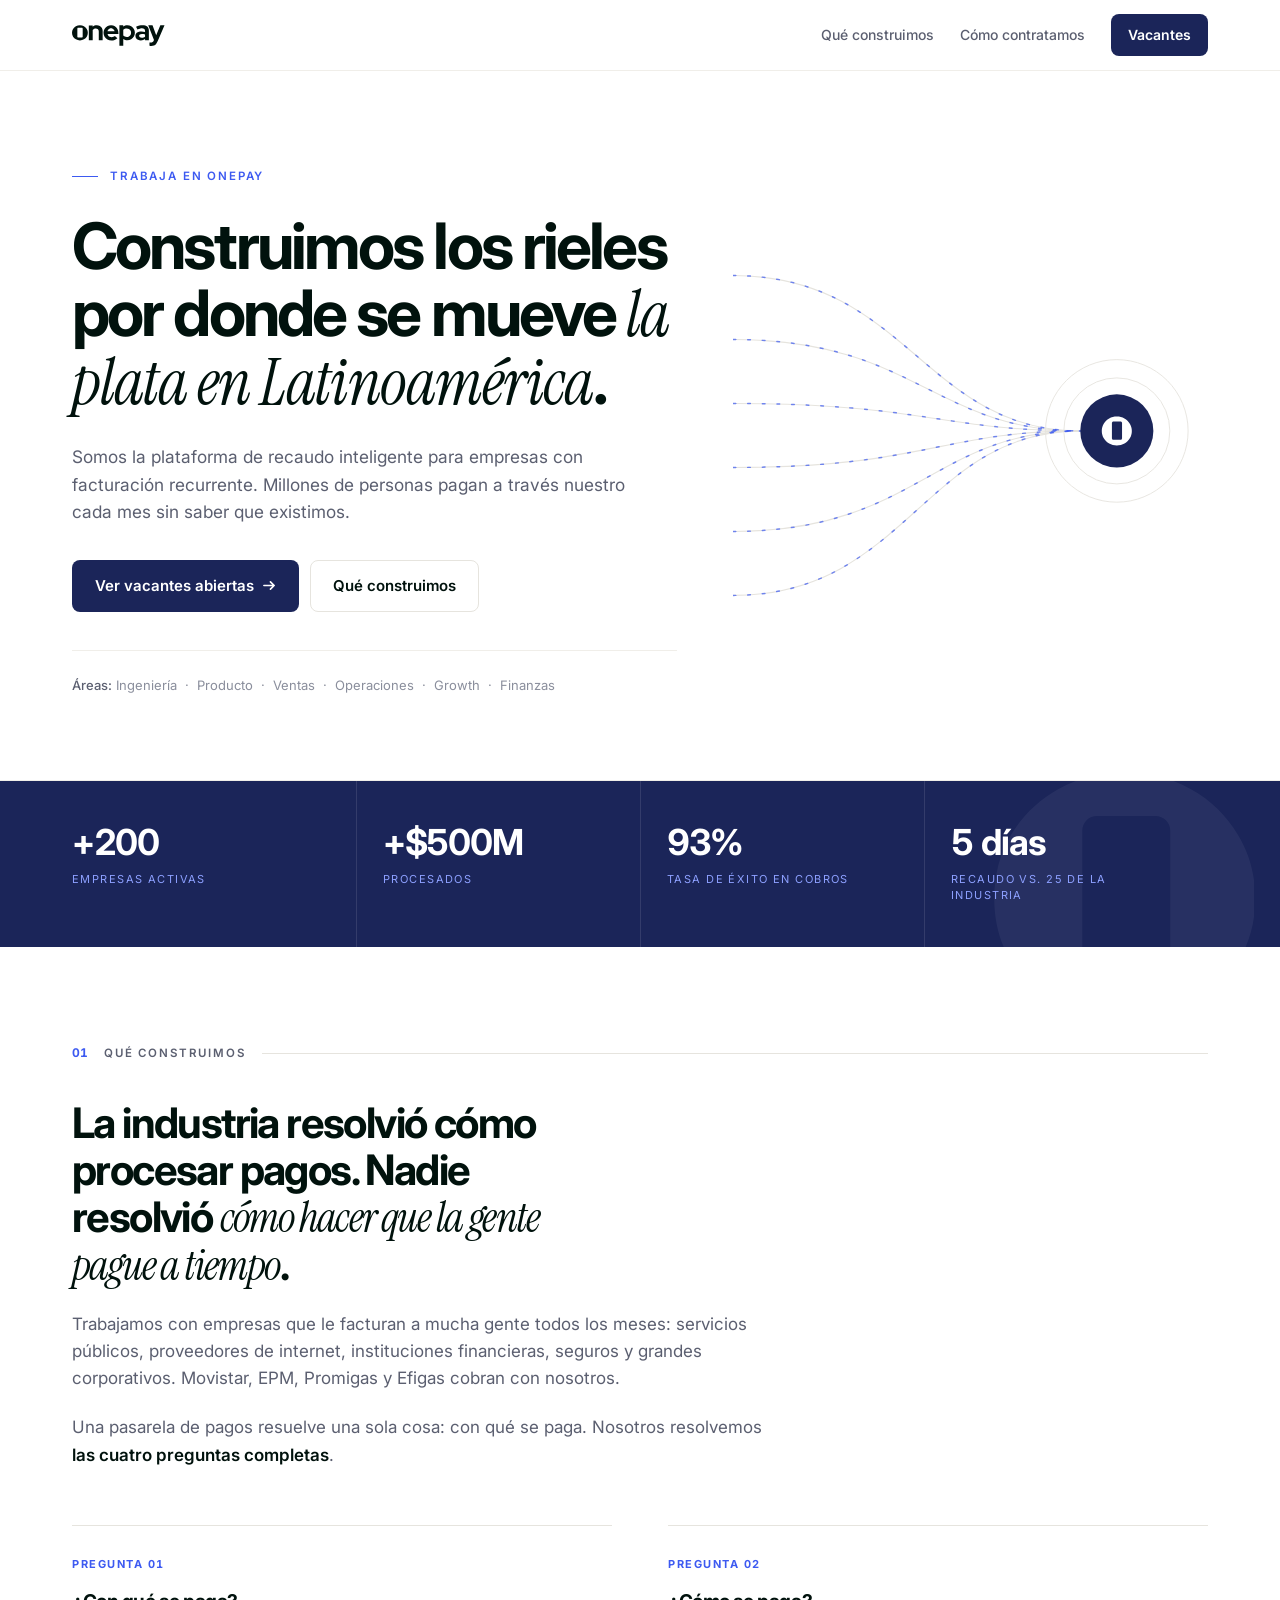
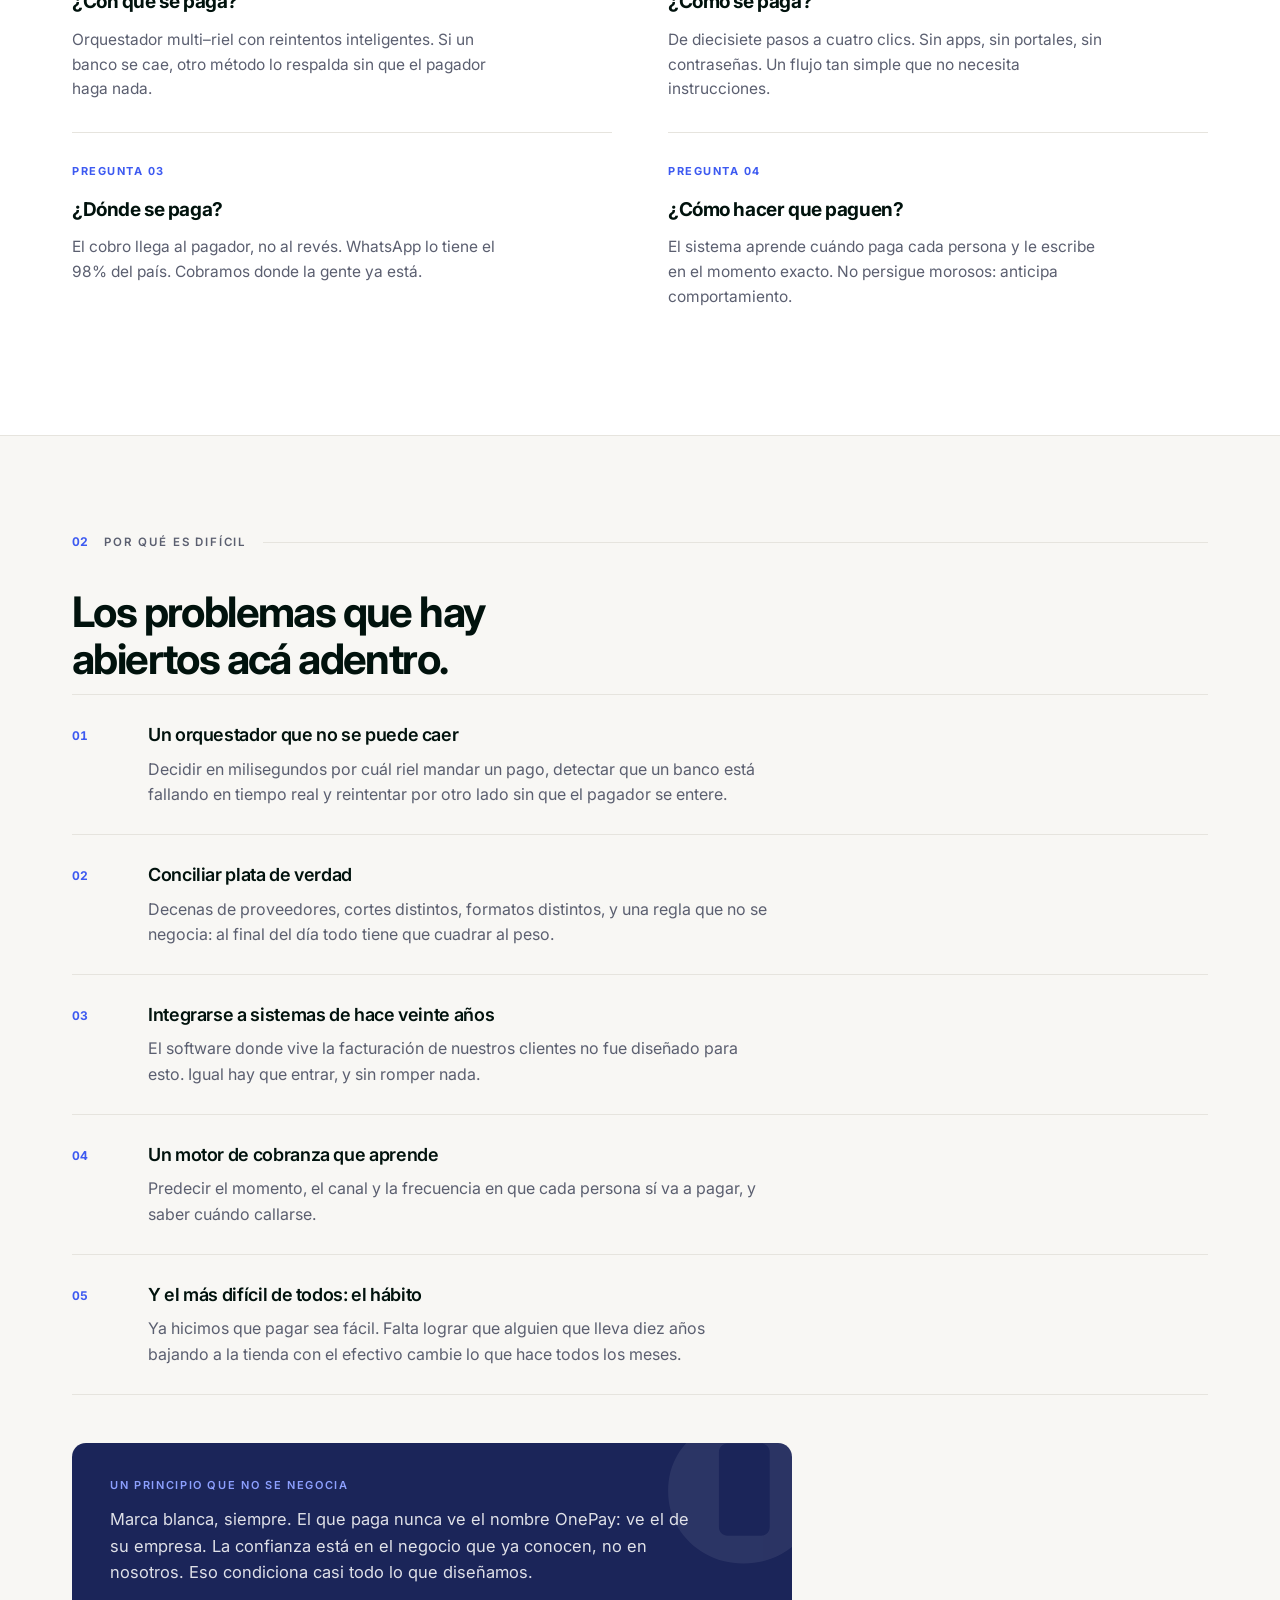
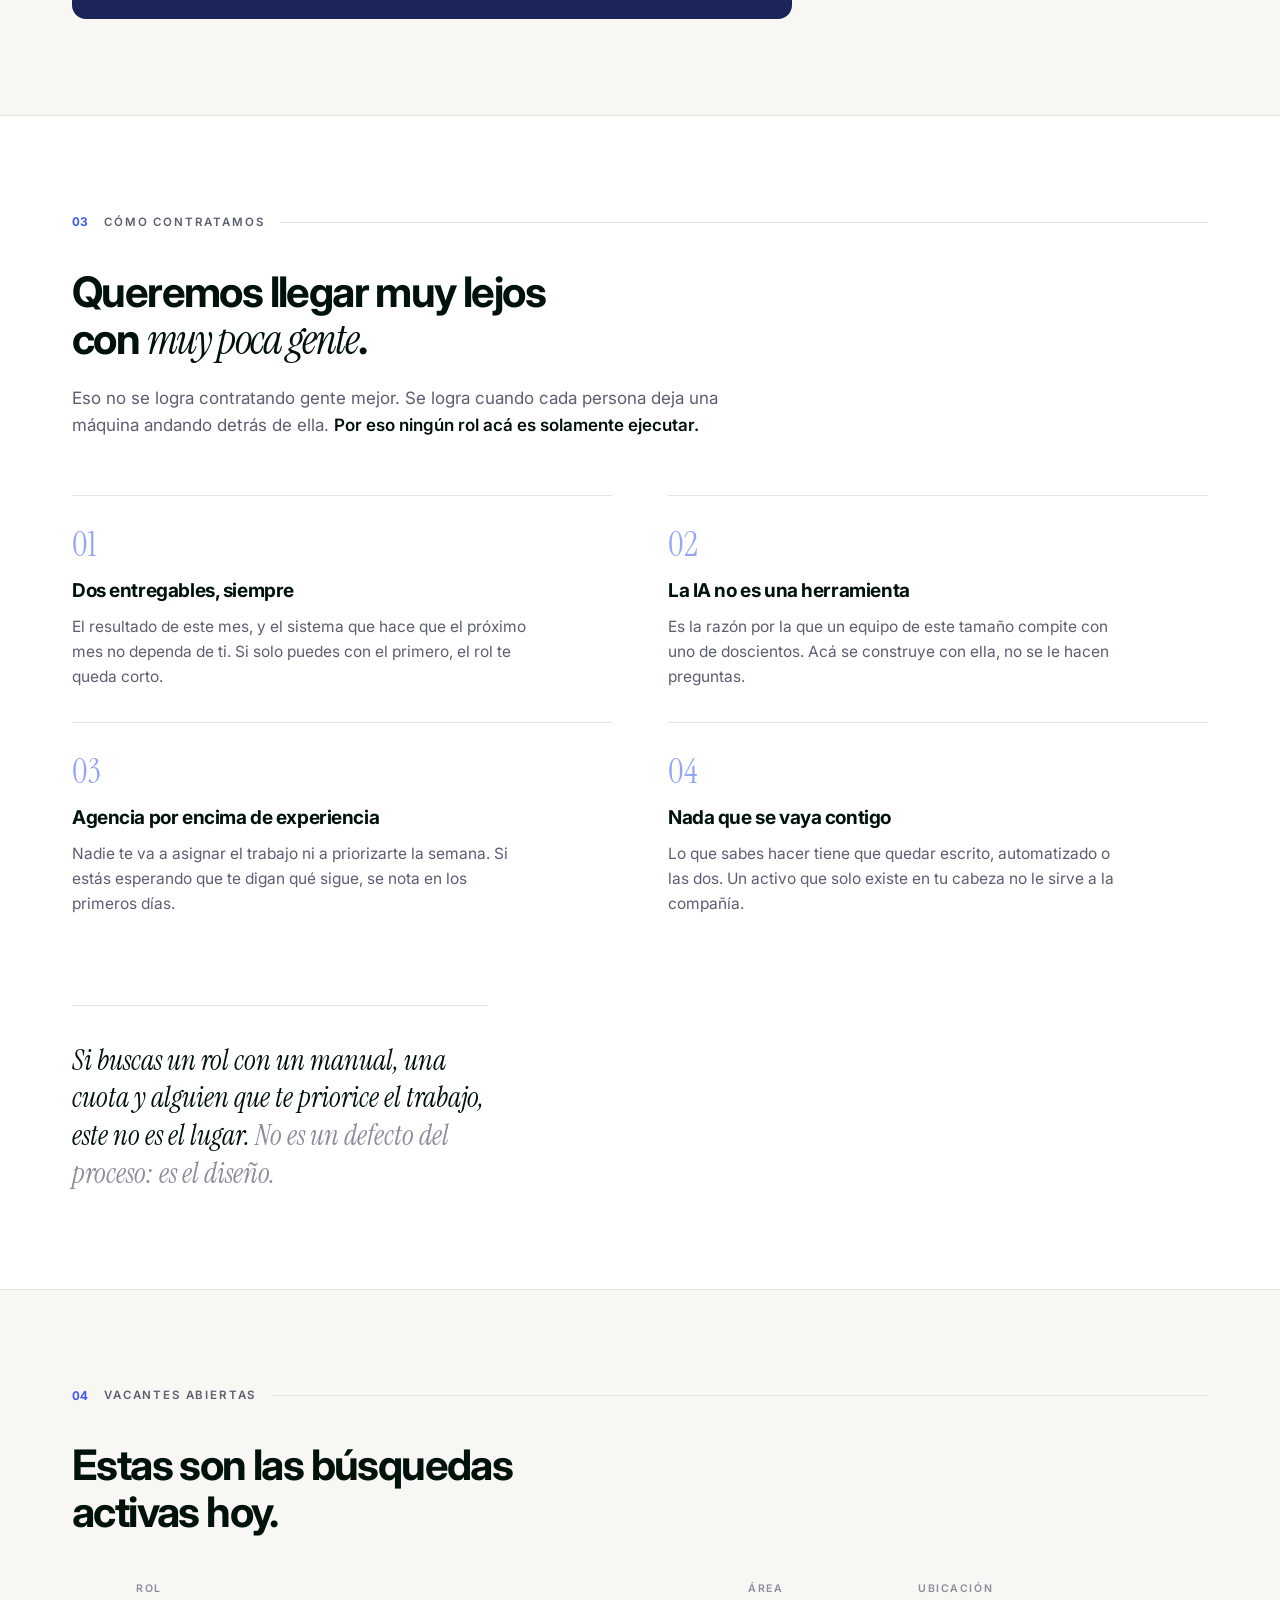
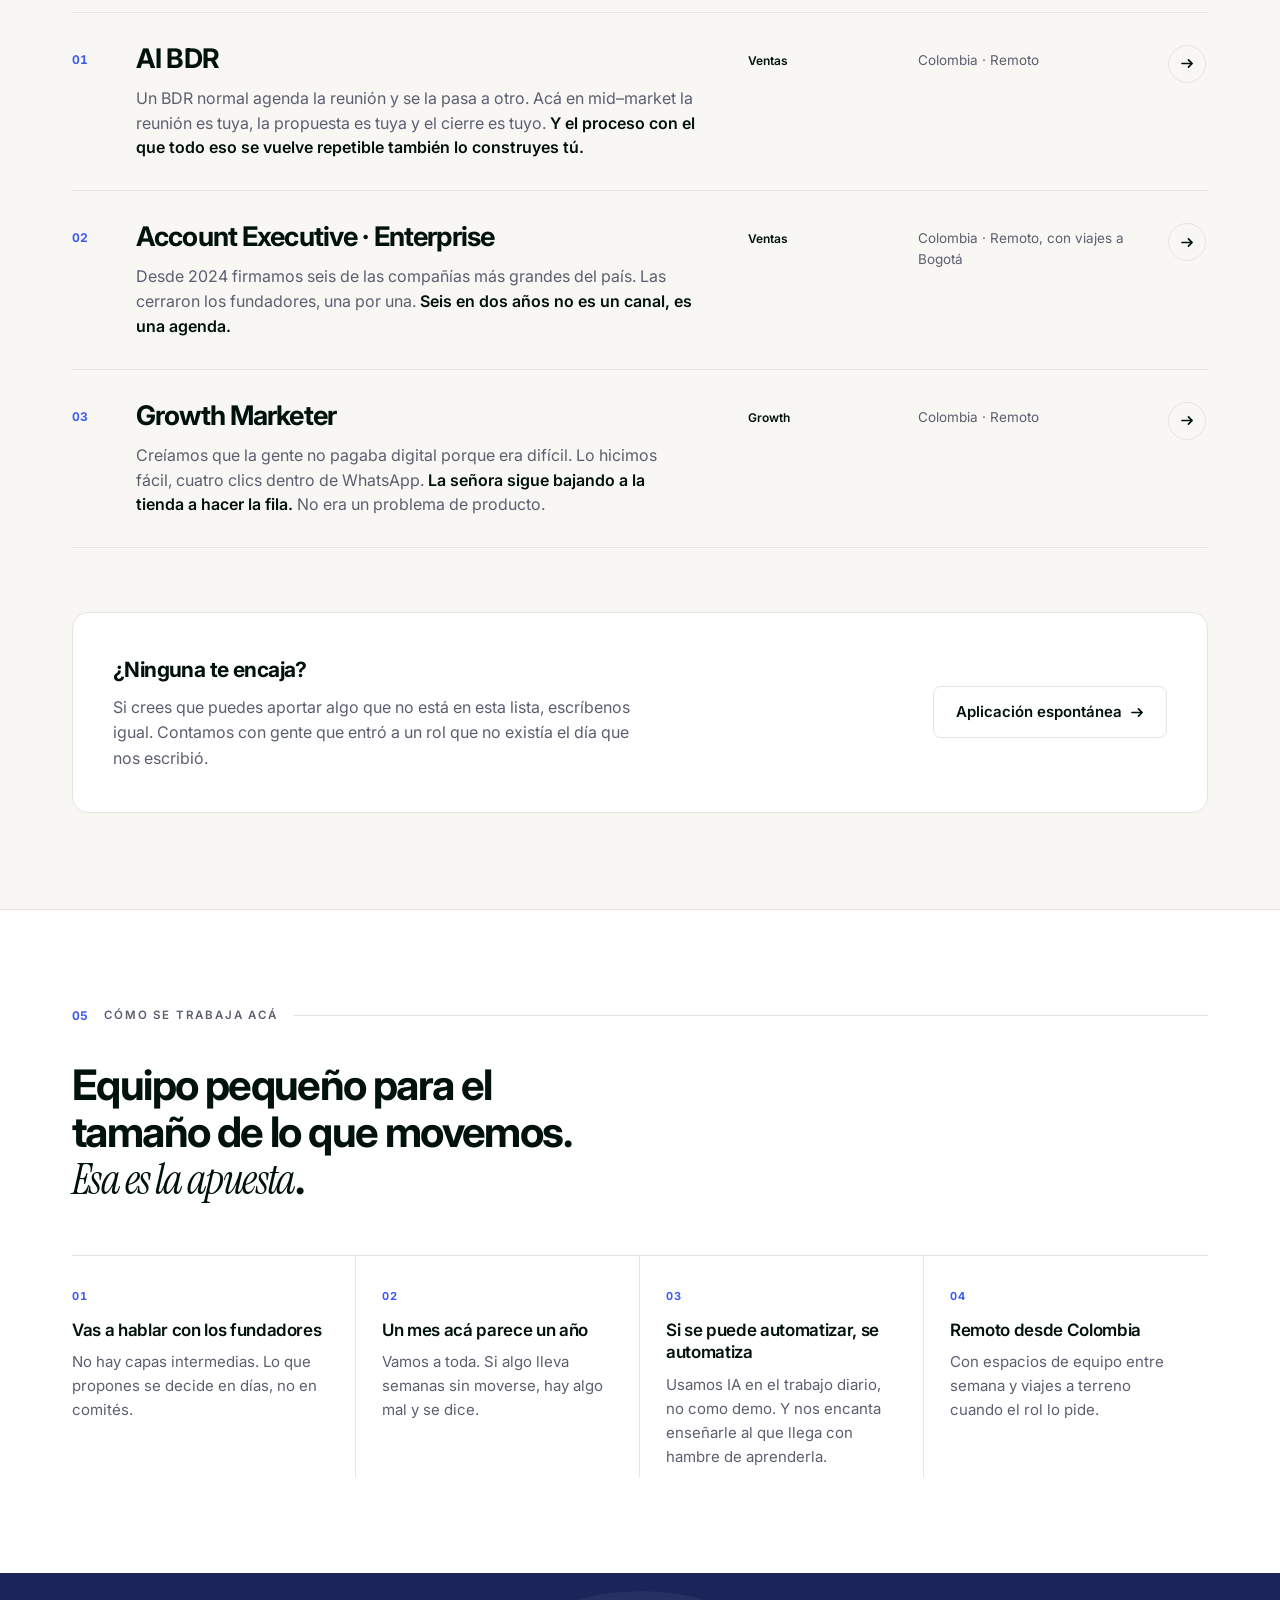
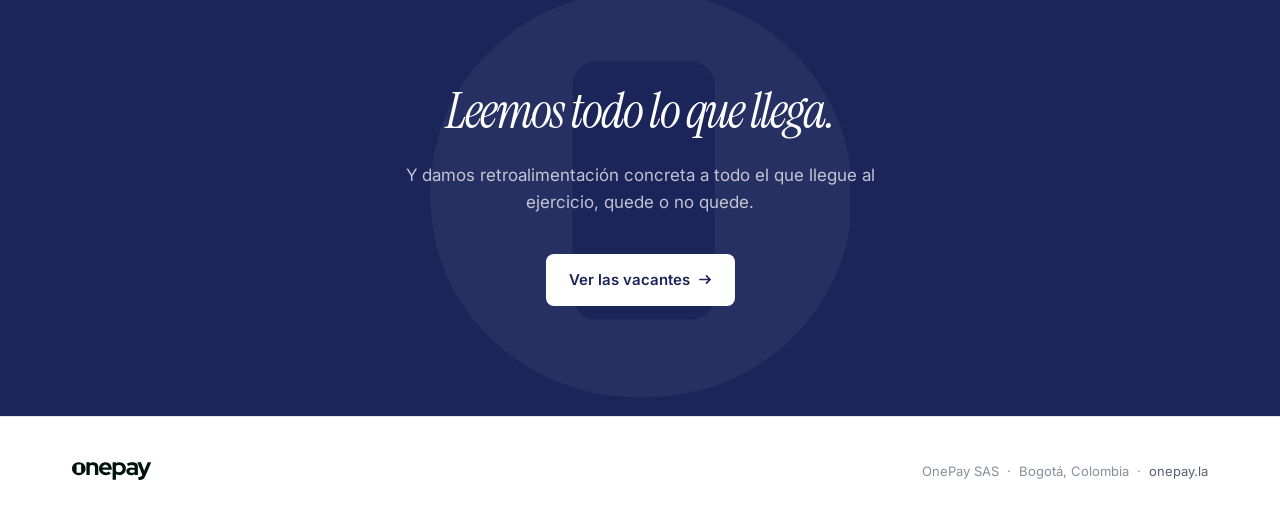
<file: index.html>
<!DOCTYPE html>
<html lang="es">
<head>
<meta charset="utf-8">
<meta name="viewport" content="width=device-width,initial-scale=1">
<title>Trabaja en OnePay</title>
<meta name="theme-color" content="#1B2559">
<meta name="description" content="Construimos los rieles por donde se mueve la plata en Latinoamérica. Vacantes abiertas en OnePay: ventas, growth, ingeniería, producto y operaciones.">
<meta property="og:title" content="Trabaja en OnePay">
<meta property="og:description" content="+200 empresas activas, +$500M procesados. Estas son nuestras vacantes abiertas.">
<meta property="og:type" content="website">
<meta property="og:locale" content="es_CO">
<link rel="preconnect" href="https://fonts.googleapis.com">
<link rel="preconnect" href="https://fonts.gstatic.com" crossorigin>
<link href="https://fonts.googleapis.com/css2?family=Inter:wght@400;500;600;700&family=Instrument+Serif:ital@0;1&display=swap" rel="stylesheet">
<link rel="stylesheet" href="/style.css">
</head>
<body>
<div id="nav"></div>

<header><div class="wrap"><div class="herogrid">
<div>
<div class="eyebrow rv">Trabaja en OnePay</div>
<h1 class="rv">Construimos los rieles por donde se mueve <em>la plata en Latinoamérica</em>.</h1>
<p class="lede rv">Somos la plataforma de recaudo inteligente para empresas con facturación recurrente. Millones de personas pagan a través nuestro cada mes sin saber que existimos.</p>
<div class="herobtns rv"><a class="btn btn-primary" href="#vacantes">Ver vacantes abiertas <span class="ar"></span></a><a class="btn btn-ghost" href="#quehacemos">Qué construimos</a></div>
<div class="areas rv"><b>Áreas:</b> Ingeniería &nbsp;&middot;&nbsp; Producto &nbsp;&middot;&nbsp; Ventas &nbsp;&middot;&nbsp; Operaciones &nbsp;&middot;&nbsp; Growth &nbsp;&middot;&nbsp; Finanzas</div>
</div>
<div class="rv"><svg class="rails" viewBox="0 0 520 420" xmlns="http://www.w3.org/2000/svg" aria-hidden="true"><g><path class="rail" d="M0 40C190 40 210 210 380 210"/><path class="rail" d="M0 110C200 110 220 210 380 210"/><path class="rail" d="M0 180C210 180 230 210 380 210"/><path class="rail" d="M0 250C210 250 230 210 380 210"/><path class="rail" d="M0 320C200 320 220 210 380 210"/><path class="rail" d="M0 390C190 390 210 210 380 210"/><path class="flow" d="M0 40C190 40 210 210 380 210"/><path class="flow" d="M0 110C200 110 220 210 380 210"/><path class="flow" d="M0 180C210 180 230 210 380 210"/><path class="flow" d="M0 250C210 250 230 210 380 210"/><path class="flow" d="M0 320C200 320 220 210 380 210"/><path class="flow" d="M0 390C190 390 210 210 380 210"/></g><circle class="ring" cx="420" cy="210" r="78"/><circle class="ring" cx="420" cy="210" r="58"/><circle class="hub" cx="420" cy="210" r="40"/><g transform="translate(420 210) scale(0.52) translate(-49.7 -50)"><path class="mk" fill-rule="evenodd" clip-rule="evenodd" d="M33.6412 76.468C38.4171 79.172 43.7628 80.524 49.678 80.524C55.6706 80.524 61.0542 79.172 65.8289 76.468C70.4887 73.881 74.374 70.112 77.089 65.546C79.896 60.964 81.299 55.82 81.297 50.113C81.296 44.406 79.893 39.2617 77.089 34.68C74.36 30.0267 70.5688 26.3481 65.7168 23.6444C60.9382 20.9472 55.5919 19.5986 49.678 19.5986C43.7641 19.5986 38.3804 20.9498 33.5271 23.6522C28.8296 26.2788 24.9082 30.0841 22.1548 34.6878C19.4227 39.2682 18.0573 44.4126 18.0586 50.121C18.0599 55.829 19.4627 60.973 22.2669 65.554C25.0478 70.105 28.966 73.865 33.6412 76.468ZM42.9388 30.1556C42.4728 30.1538 42.011 30.2434 41.58 30.4193C41.1489 30.5952 40.7571 30.854 40.4269 31.1807C40.0968 31.5074 39.8348 31.8956 39.6561 32.3231C39.4773 32.7507 39.3853 33.209 39.3853 33.672V65.349C39.3853 65.812 39.4773 66.27 39.6561 66.698C39.8348 67.125 40.0968 67.513 40.4269 67.84C40.7571 68.167 41.1489 68.425 41.58 68.601C42.011 68.777 42.4728 68.867 42.9388 68.865H57.1566C57.6228 68.867 58.0848 68.778 58.516 68.602C58.9473 68.426 59.3394 68.167 59.6697 67.841C60.0001 67.514 60.2622 67.126 60.4411 66.698C60.62 66.27 60.7121 65.812 60.7121 65.349V33.6759C60.7121 33.2128 60.62 32.7542 60.4411 32.3266C60.2622 31.8989 60.0001 31.5106 59.6697 31.1839C59.3394 30.8571 58.9473 30.5985 58.516 30.4227C58.0848 30.2469 57.6228 30.1574 57.1566 30.1595L42.9388 30.1556Z"/></g></svg></div>
</div></div></header>

<div class="stats"><div class="wrap"><span class="mkslot"></span><div class="grid">
<div class="cell"><div class="n num">+200</div><div class="l">Empresas activas</div></div>
<div class="cell"><div class="n num">+$500M</div><div class="l">Procesados</div></div>
<div class="cell"><div class="n num">93%</div><div class="l">Tasa de éxito en cobros</div></div>
<div class="cell"><div class="n num">5 días</div><div class="l">Recaudo vs. 25 de la industria</div></div>
</div></div></div>

<section id="quehacemos"><div class="wrap">
<div class="shead rv"><span class="snum num">01</span><span class="slab">Qué construimos</span><span class="srule"></span></div>
<div class="tight"><h2 class="rv">La industria resolvió cómo procesar pagos. Nadie resolvió <em>cómo hacer que la gente pague a tiempo</em>.</h2>
<div class="body"><p class="rv">Trabajamos con empresas que le facturan a mucha gente todos los meses: servicios públicos, proveedores de internet, instituciones financieras, seguros y grandes corporativos. Movistar, EPM, Promigas y Efigas cobran con nosotros.</p><p class="rv">Una pasarela de pagos resuelve una sola cosa: con qué se paga. Nosotros resolvemos <strong>las cuatro preguntas completas</strong>.</p></div></div>
<div class="qgrid">
<div class="qi rv"><div class="qn num">PREGUNTA 01</div><div class="qt">¿Con qué se paga?</div><p>Orquestador multi&ndash;riel con reintentos inteligentes. Si un banco se cae, otro método lo respalda sin que el pagador haga nada.</p></div>
<div class="qi rv"><div class="qn num">PREGUNTA 02</div><div class="qt">¿Cómo se paga?</div><p>De diecisiete pasos a cuatro clics. Sin apps, sin portales, sin contraseñas. Un flujo tan simple que no necesita instrucciones.</p></div>
<div class="qi rv"><div class="qn num">PREGUNTA 03</div><div class="qt">¿Dónde se paga?</div><p>El cobro llega al pagador, no al revés. WhatsApp lo tiene el 98% del país. Cobramos donde la gente ya está.</p></div>
<div class="qi rv"><div class="qn num">PREGUNTA 04</div><div class="qt">¿Cómo hacer que paguen?</div><p>El sistema aprende cuándo paga cada persona y le escribe en el momento exacto. No persigue morosos: anticipa comportamiento.</p></div>
</div></div></section>

<section class="paper"><div class="wrap">
<div class="shead rv"><span class="snum num">02</span><span class="slab">Por qué es difícil</span><span class="srule"></span></div>
<div class="tight"><h2 class="rv">Los problemas que hay abiertos acá adentro.</h2></div>
<ul class="hard">
<li class="rv"><span class="hn num">01</span><div><b>Un orquestador que no se puede caer</b><span class="t">Decidir en milisegundos por cuál riel mandar un pago, detectar que un banco está fallando en tiempo real y reintentar por otro lado sin que el pagador se entere.</span></div></li>
<li class="rv"><span class="hn num">02</span><div><b>Conciliar plata de verdad</b><span class="t">Decenas de proveedores, cortes distintos, formatos distintos, y una regla que no se negocia: al final del día todo tiene que cuadrar al peso.</span></div></li>
<li class="rv"><span class="hn num">03</span><div><b>Integrarse a sistemas de hace veinte años</b><span class="t">El software donde vive la facturación de nuestros clientes no fue diseñado para esto. Igual hay que entrar, y sin romper nada.</span></div></li>
<li class="rv"><span class="hn num">04</span><div><b>Un motor de cobranza que aprende</b><span class="t">Predecir el momento, el canal y la frecuencia en que cada persona sí va a pagar, y saber cuándo callarse.</span></div></li>
<li class="rv"><span class="hn num">05</span><div><b>Y el más difícil de todos: el hábito</b><span class="t">Ya hicimos que pagar sea fácil. Falta lograr que alguien que lleva diez años bajando a la tienda con el efectivo cambie lo que hace todos los meses.</span></div></li>
</ul>
<div class="principio rv"><span class="mkslot"></span><div class="pl">Un principio que no se negocia</div><p>Marca blanca, siempre. El que paga nunca ve el nombre OnePay: ve el de su empresa. La confianza está en el negocio que ya conocen, no en nosotros. Eso condiciona casi todo lo que diseñamos.</p></div>
</div></section>

<section id="contratamos"><div class="wrap">
<div class="shead rv"><span class="snum num">03</span><span class="slab">Cómo contratamos</span><span class="srule"></span></div>
<div class="tight"><h2 class="rv">Queremos llegar muy lejos con <em>muy poca gente</em>.</h2><div class="body"><p class="rv">Eso no se logra contratando gente mejor. Se logra cuando cada persona deja una máquina andando detrás de ella. <strong>Por eso ningún rol acá es solamente ejecutar.</strong></p></div></div>
<div class="dgrid">
<div class="di rv"><div class="dn num">01</div><div class="dt">Dos entregables, siempre</div><p>El resultado de este mes, y el sistema que hace que el próximo mes no dependa de ti. Si solo puedes con el primero, el rol te queda corto.</p></div>
<div class="di rv"><div class="dn num">02</div><div class="dt">La IA no es una herramienta</div><p>Es la razón por la que un equipo de este tamaño compite con uno de doscientos. Acá se construye con ella, no se le hacen preguntas.</p></div>
<div class="di rv"><div class="dn num">03</div><div class="dt">Agencia por encima de experiencia</div><p>Nadie te va a asignar el trabajo ni a priorizarte la semana. Si estás esperando que te digan qué sigue, se nota en los primeros días.</p></div>
<div class="di rv"><div class="dn num">04</div><div class="dt">Nada que se vaya contigo</div><p>Lo que sabes hacer tiene que quedar escrito, automatizado o las dos. Un activo que solo existe en tu cabeza no le sirve a la compañía.</p></div>
</div>
<div class="pull rv">Si buscas un rol con un manual, una cuota y alguien que te priorice el trabajo, este no es el lugar. <span>No es un defecto del proceso: es el diseño.</span></div>
</div></section>

<section class="paper" id="vacantes"><div class="wrap">
<div class="shead rv"><span class="snum num">04</span><span class="slab">Vacantes abiertas</span><span class="srule"></span></div>
<div class="tight" style="margin-bottom:46px"><h2 class="rv">Estas son las búsquedas activas hoy.</h2></div>
<div class="rhead"><span>&nbsp;</span><span>Rol</span><span>Área</span><span>Ubicación</span><span>&nbsp;</span></div>
<a class="rowlink" href="/aibdr"><span class="rnum num">01</span><span><span class="rt">AI BDR</span><span class="rhook">Un BDR normal agenda la reunión y se la pasa a otro. Acá en mid&ndash;market la reunión es tuya, la propuesta es tuya y el cierre es tuyo. <b>Y el proceso con el que todo eso se vuelve repetible también lo construyes tú.</b></span></span><span class="rarea">Ventas</span><span class="rloc">Colombia &middot; Remoto</span><span class="go"><span class="ar"></span></span></a>
<a class="rowlink" href="/enterprise"><span class="rnum num">02</span><span><span class="rt">Account Executive &middot; Enterprise</span><span class="rhook">Desde 2024 firmamos seis de las compañías más grandes del país. Las cerraron los fundadores, una por una. <b>Seis en dos años no es un canal, es una agenda.</b></span></span><span class="rarea">Ventas</span><span class="rloc">Colombia &middot; Remoto, con viajes a Bogotá</span><span class="go"><span class="ar"></span></span></a>
<a class="rowlink" href="/growth"><span class="rnum num">03</span><span><span class="rt">Growth Marketer</span><span class="rhook">Creíamos que la gente no pagaba digital porque era difícil. Lo hicimos fácil, cuatro clics dentro de WhatsApp. <b>La señora sigue bajando a la tienda a hacer la fila.</b> No era un problema de producto.</span></span><span class="rarea">Growth</span><span class="rloc">Colombia &middot; Remoto</span><span class="go"><span class="ar"></span></span></a>
<div class="spont"><div><div class="st">¿Ninguna te encaja?</div><p>Si crees que puedes aportar algo que no está en esta lista, escríbenos igual. Contamos con gente que entró a un rol que no existía el día que nos escribió.</p></div><a class="btn btn-ghost" href="https://tally.so/r/QKNxMG" target="_blank" rel="noopener">Aplicación espontánea <span class="ar"></span></a></div>
</div></section>

<section><div class="wrap">
<div class="shead rv"><span class="snum num">05</span><span class="slab">Cómo se trabaja acá</span><span class="srule"></span></div>
<div class="tight"><h2 class="rv">Equipo pequeño para el tamaño de lo que movemos. <em>Esa es la apuesta</em>.</h2></div>
<div class="how">
<div class="howcell rv"><div class="hn num">01</div><div class="ht">Vas a hablar con los fundadores</div><p>No hay capas intermedias. Lo que propones se decide en días, no en comités.</p></div>
<div class="howcell rv"><div class="hn num">02</div><div class="ht">Un mes acá parece un año</div><p>Vamos a toda. Si algo lleva semanas sin moverse, hay algo mal y se dice.</p></div>
<div class="howcell rv"><div class="hn num">03</div><div class="ht">Si se puede automatizar, se automatiza</div><p>Usamos IA en el trabajo diario, no como demo. Y nos encanta enseñarle al que llega con hambre de aprenderla.</p></div>
<div class="howcell rv"><div class="hn num">04</div><div class="ht">Remoto desde Colombia</div><p>Con espacios de equipo entre semana y viajes a terreno cuando el rol lo pide.</p></div>
</div></div></section>

<div class="closing"><span class="mkslot"></span><div class="wrap inner">
<h2 class="rv">Leemos todo lo que llega.</h2>
<p class="rv">Y damos retroalimentación concreta a todo el que llegue al ejercicio, quede o no quede.</p>
<a class="btn btn-primary rv" href="#vacantes">Ver las vacantes <span class="ar"></span></a>
</div></div>

<div id="foot"></div>
<script src="/app.js"></script>
</body>
</html>
</file>
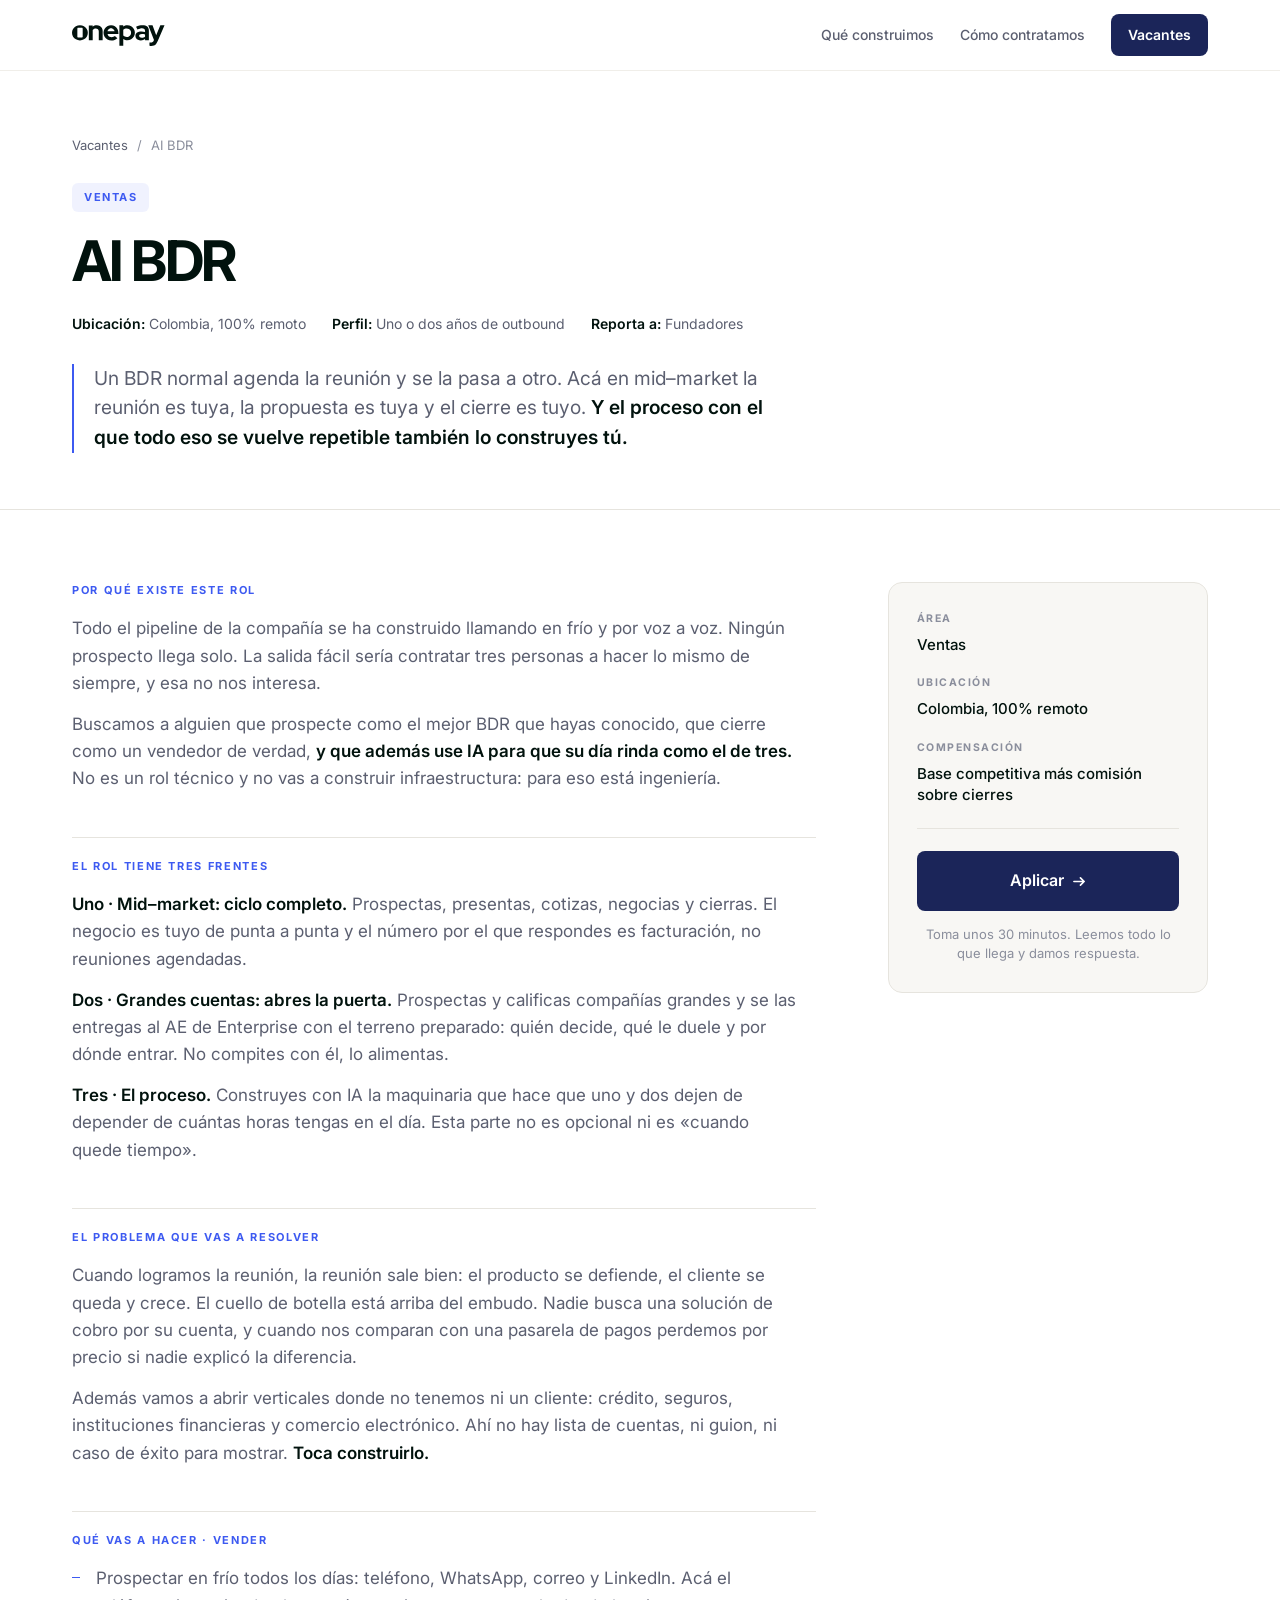
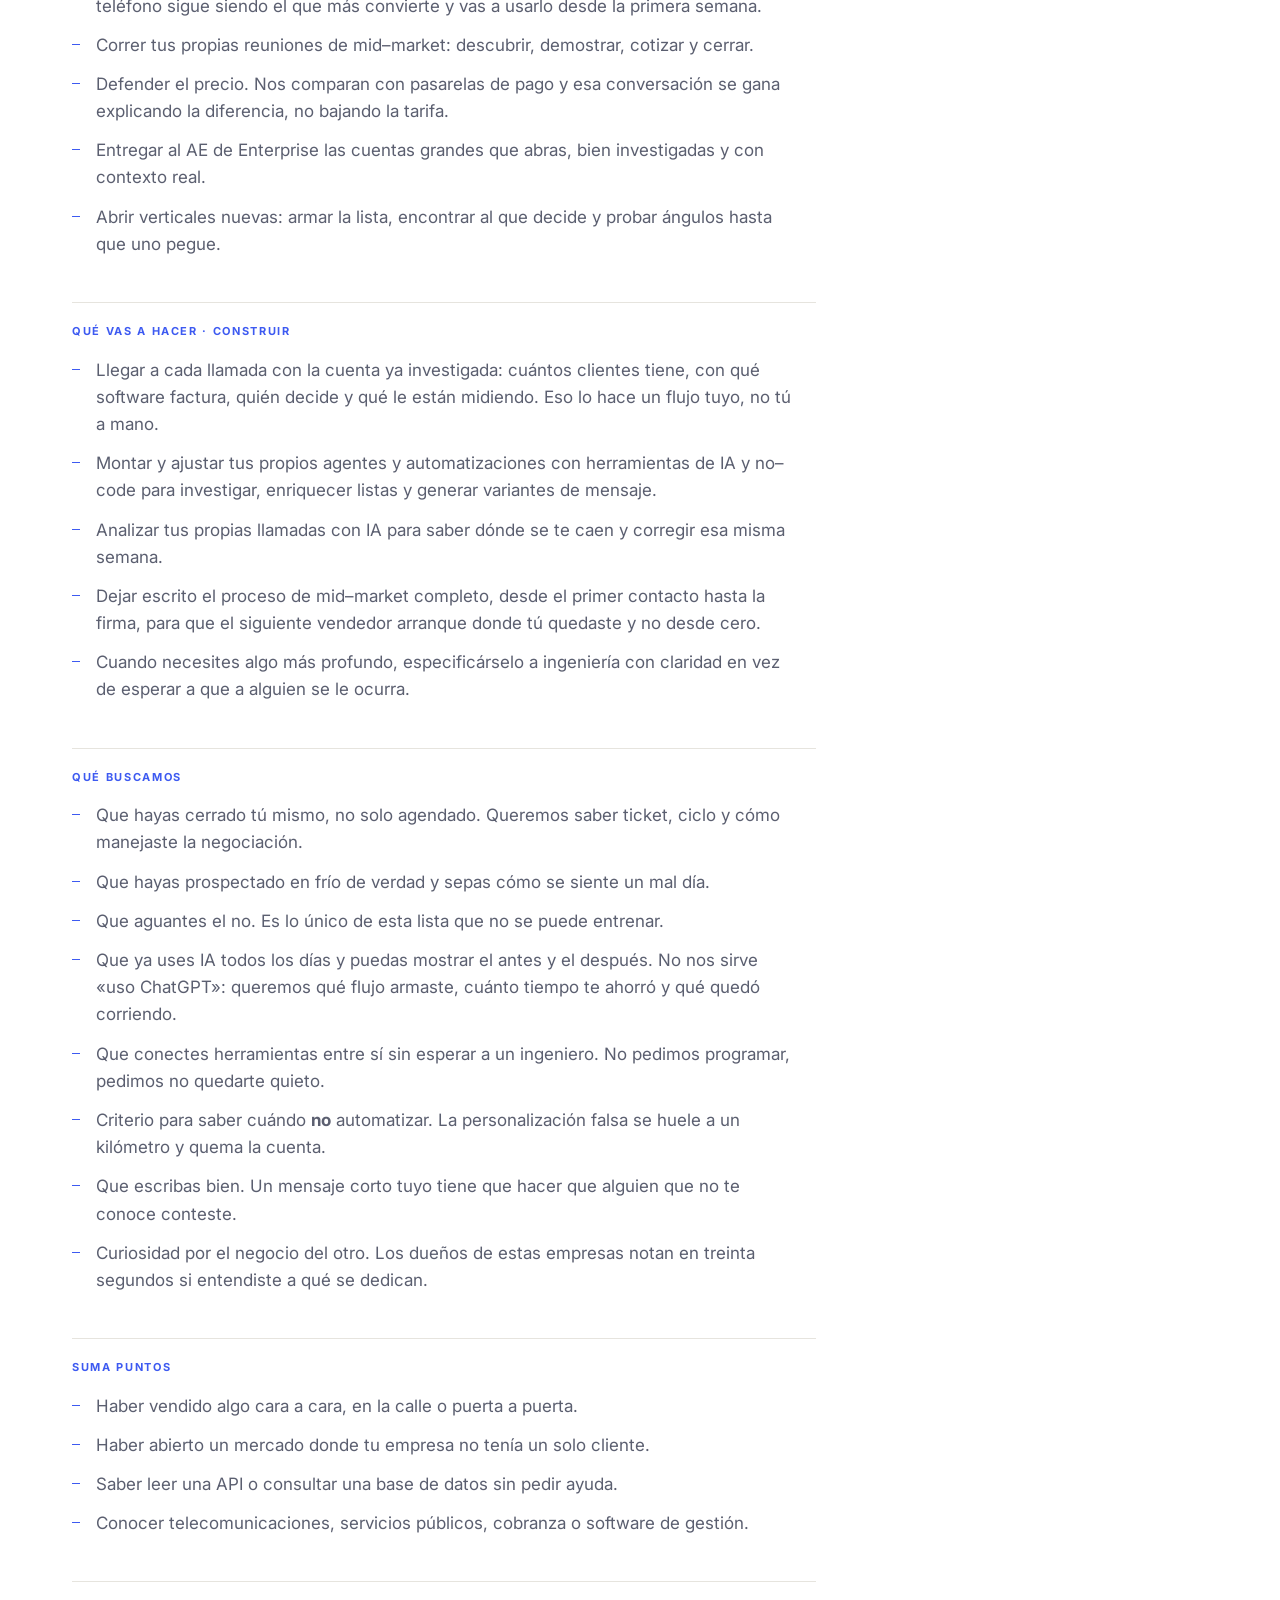
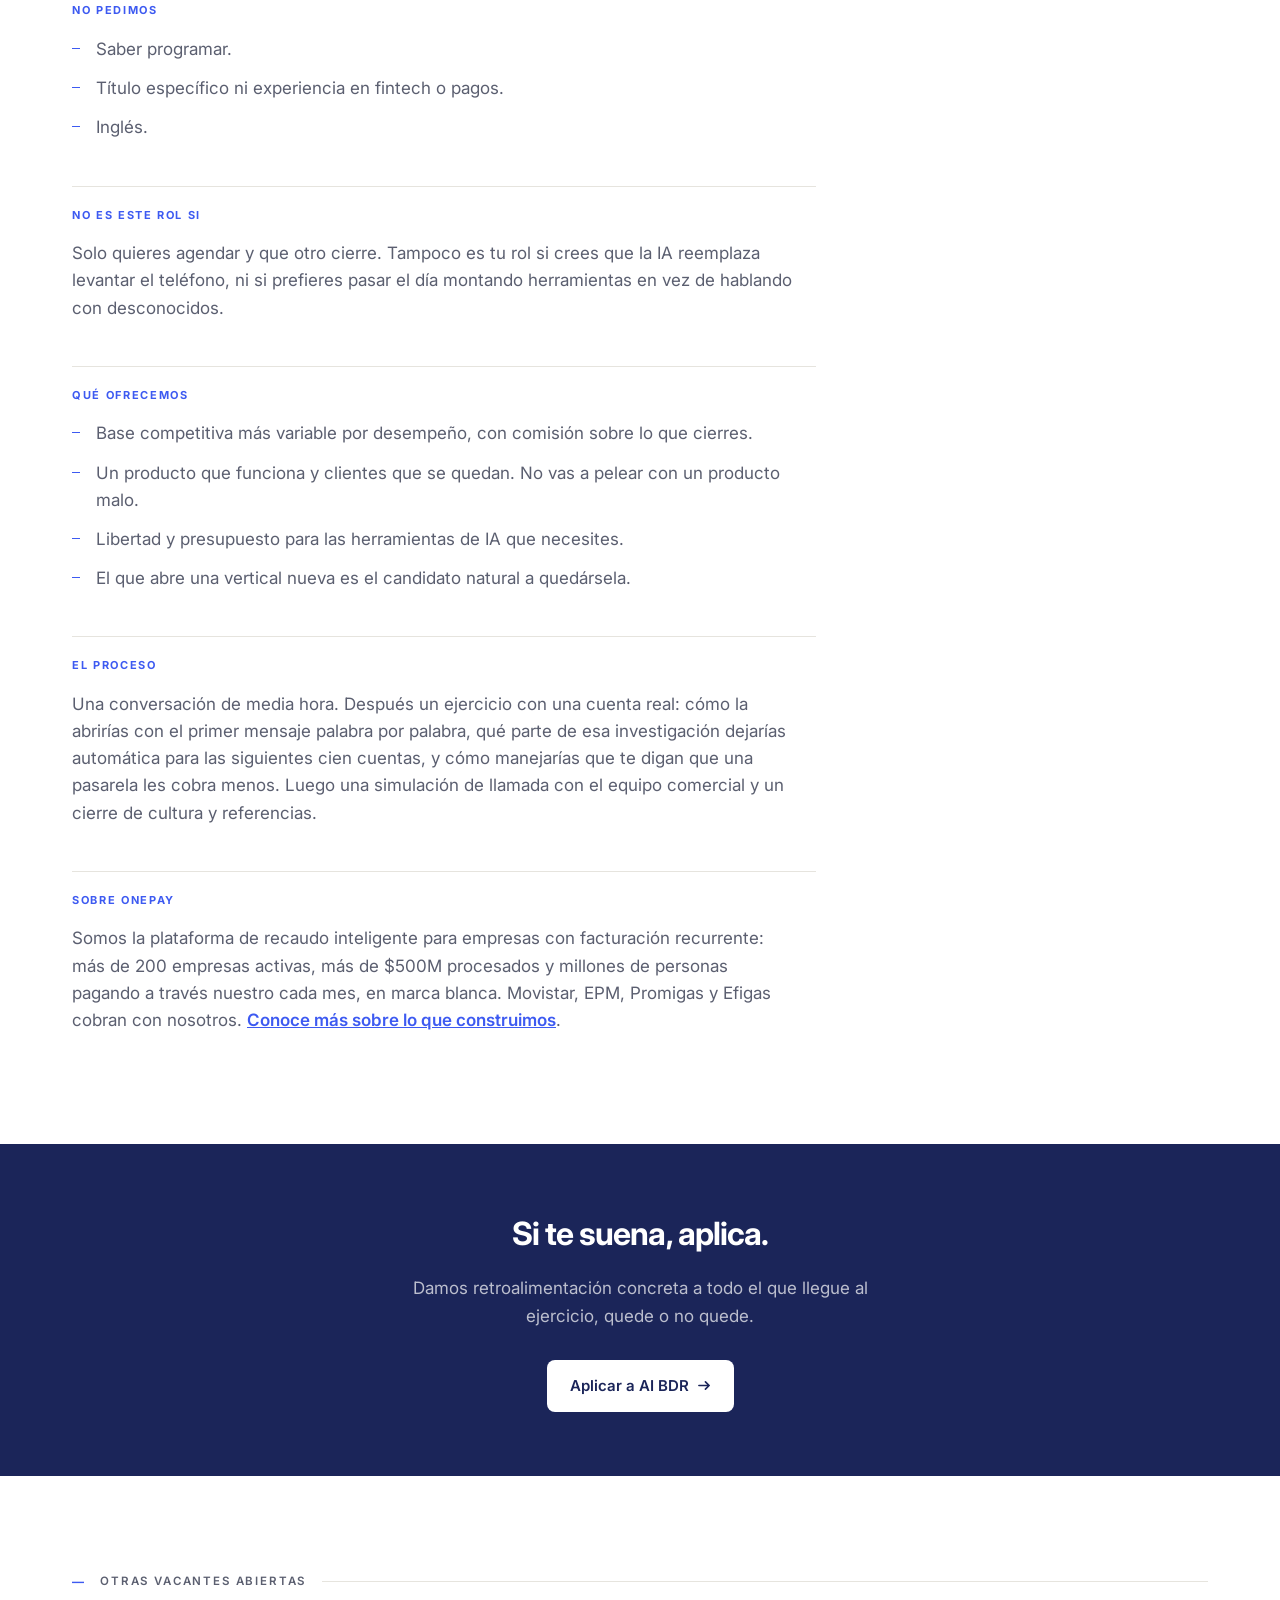
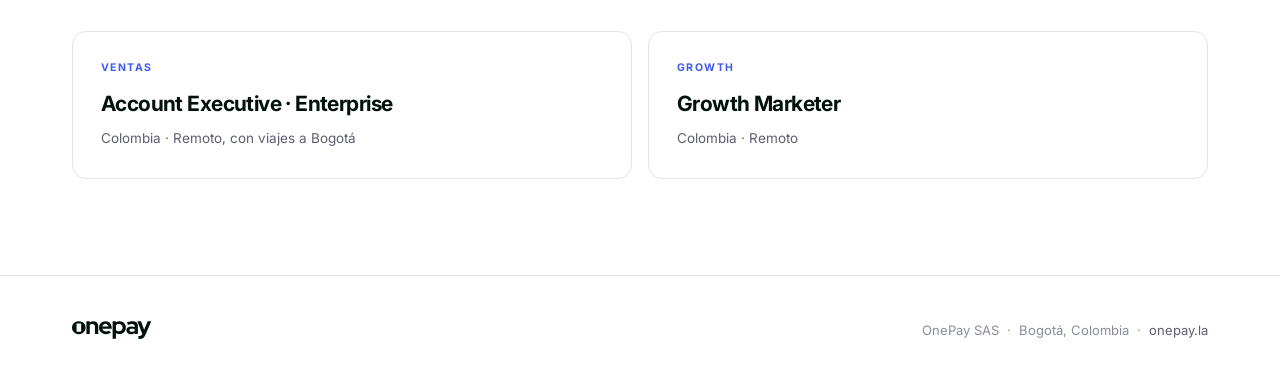
<file: aibdr.html>
<!DOCTYPE html>
<html lang="es">
<head>
<meta charset="utf-8">
<meta name="viewport" content="width=device-width,initial-scale=1">
<title>AI BDR &middot; Trabaja en OnePay</title>
<meta name="theme-color" content="#1B2559">
<meta name="description" content="Ciclo completo en mid-market y apertura de grandes cuentas. Prospectas, cierras y construyes el proceso con IA. Colombia, remoto.">
<meta property="og:title" content="AI BDR · OnePay">
<meta property="og:description" content="Un BDR normal agenda la reunion y se la pasa a otro. Aca en mid-market la reunion es tuya, la propuesta es tuya y el cierre es tuyo.">
<meta property="og:type" content="article">
<meta property="og:locale" content="es_CO">
<link rel="preconnect" href="https://fonts.googleapis.com">
<link rel="preconnect" href="https://fonts.gstatic.com" crossorigin>
<link href="https://fonts.googleapis.com/css2?family=Inter:wght@400;500;600;700&family=Instrument+Serif:ital@0;1&display=swap" rel="stylesheet">
<link rel="stylesheet" href="/style.css">
</head>
<body>
<div id="nav"></div>

<div class="jobhero"><div class="wrap">
<div class="crumb"><a href="/#vacantes">Vacantes</a> <span>/</span> <span>AI BDR</span></div>
<div class="chip">Ventas</div>
<h1>AI BDR</h1>
<div class="jobmeta"><span><b>Ubicación:</b> Colombia, 100% remoto</span><span><b>Perfil:</b> Uno o dos años de outbound</span><span><b>Reporta a:</b> Fundadores</span></div>
<p class="jobhook">Un BDR normal agenda la reunión y se la pasa a otro. Acá en mid&ndash;market la reunión es tuya, la propuesta es tuya y el cierre es tuyo. <b>Y el proceso con el que todo eso se vuelve repetible también lo construyes tú.</b></p>
</div></div>

<div class="wrap"><div class="jlayout">
<article class="jd">
<h4>Por qué existe este rol</h4>
<p>Todo el pipeline de la compañía se ha construido llamando en frío y por voz a voz. Ningún prospecto llega solo. La salida fácil sería contratar tres personas a hacer lo mismo de siempre, y esa no nos interesa.</p>
<p>Buscamos a alguien que prospecte como el mejor BDR que hayas conocido, que cierre como un vendedor de verdad, <strong>y que además use IA para que su día rinda como el de tres.</strong> No es un rol técnico y no vas a construir infraestructura: para eso está ingeniería.</p>
<h4>El rol tiene tres frentes</h4>
<p><strong>Uno &middot; Mid&ndash;market: ciclo completo.</strong> Prospectas, presentas, cotizas, negocias y cierras. El negocio es tuyo de punta a punta y el número por el que respondes es facturación, no reuniones agendadas.</p>
<p><strong>Dos &middot; Grandes cuentas: abres la puerta.</strong> Prospectas y calificas compañías grandes y se las entregas al AE de Enterprise con el terreno preparado: quién decide, qué le duele y por dónde entrar. No compites con él, lo alimentas.</p>
<p><strong>Tres &middot; El proceso.</strong> Construyes con IA la maquinaria que hace que uno y dos dejen de depender de cuántas horas tengas en el día. Esta parte no es opcional ni es «cuando quede tiempo».</p>
<h4>El problema que vas a resolver</h4>
<p>Cuando logramos la reunión, la reunión sale bien: el producto se defiende, el cliente se queda y crece. El cuello de botella está arriba del embudo. Nadie busca una solución de cobro por su cuenta, y cuando nos comparan con una pasarela de pagos perdemos por precio si nadie explicó la diferencia.</p>
<p>Además vamos a abrir verticales donde no tenemos ni un cliente: crédito, seguros, instituciones financieras y comercio electrónico. Ahí no hay lista de cuentas, ni guion, ni caso de éxito para mostrar. <strong>Toca construirlo.</strong></p>
<h4>Qué vas a hacer &middot; vender</h4>
<ul>
<li>Prospectar en frío todos los días: teléfono, WhatsApp, correo y LinkedIn. Acá el teléfono sigue siendo el que más convierte y vas a usarlo desde la primera semana.</li>
<li>Correr tus propias reuniones de mid&ndash;market: descubrir, demostrar, cotizar y cerrar.</li>
<li>Defender el precio. Nos comparan con pasarelas de pago y esa conversación se gana explicando la diferencia, no bajando la tarifa.</li>
<li>Entregar al AE de Enterprise las cuentas grandes que abras, bien investigadas y con contexto real.</li>
<li>Abrir verticales nuevas: armar la lista, encontrar al que decide y probar ángulos hasta que uno pegue.</li>
</ul>
<h4>Qué vas a hacer &middot; construir</h4>
<ul>
<li>Llegar a cada llamada con la cuenta ya investigada: cuántos clientes tiene, con qué software factura, quién decide y qué le están midiendo. Eso lo hace un flujo tuyo, no tú a mano.</li>
<li>Montar y ajustar tus propios agentes y automatizaciones con herramientas de IA y no&ndash;code para investigar, enriquecer listas y generar variantes de mensaje.</li>
<li>Analizar tus propias llamadas con IA para saber dónde se te caen y corregir esa misma semana.</li>
<li>Dejar escrito el proceso de mid&ndash;market completo, desde el primer contacto hasta la firma, para que el siguiente vendedor arranque donde tú quedaste y no desde cero.</li>
<li>Cuando necesites algo más profundo, especificárselo a ingeniería con claridad en vez de esperar a que a alguien se le ocurra.</li>
</ul>
<h4>Qué buscamos</h4>
<ul>
<li>Que hayas cerrado tú mismo, no solo agendado. Queremos saber ticket, ciclo y cómo manejaste la negociación.</li>
<li>Que hayas prospectado en frío de verdad y sepas cómo se siente un mal día.</li>
<li>Que aguantes el no. Es lo único de esta lista que no se puede entrenar.</li>
<li>Que ya uses IA todos los días y puedas mostrar el antes y el después. No nos sirve «uso ChatGPT»: queremos qué flujo armaste, cuánto tiempo te ahorró y qué quedó corriendo.</li>
<li>Que conectes herramientas entre sí sin esperar a un ingeniero. No pedimos programar, pedimos no quedarte quieto.</li>
<li>Criterio para saber cuándo <strong>no</strong> automatizar. La personalización falsa se huele a un kilómetro y quema la cuenta.</li>
<li>Que escribas bien. Un mensaje corto tuyo tiene que hacer que alguien que no te conoce conteste.</li>
<li>Curiosidad por el negocio del otro. Los dueños de estas empresas notan en treinta segundos si entendiste a qué se dedican.</li>
</ul>
<h4>Suma puntos</h4>
<ul>
<li>Haber vendido algo cara a cara, en la calle o puerta a puerta.</li>
<li>Haber abierto un mercado donde tu empresa no tenía un solo cliente.</li>
<li>Saber leer una API o consultar una base de datos sin pedir ayuda.</li>
<li>Conocer telecomunicaciones, servicios públicos, cobranza o software de gestión.</li>
</ul>
<h4>No pedimos</h4>
<ul>
<li>Saber programar.</li>
<li>Título específico ni experiencia en fintech o pagos.</li>
<li>Inglés.</li>
</ul>
<h4>No es este rol si</h4>
<p>Solo quieres agendar y que otro cierre. Tampoco es tu rol si crees que la IA reemplaza levantar el teléfono, ni si prefieres pasar el día montando herramientas en vez de hablando con desconocidos.</p>
<h4>Qué ofrecemos</h4>
<ul>
<li>Base competitiva más variable por desempeño, con comisión sobre lo que cierres.</li>
<li>Un producto que funciona y clientes que se quedan. No vas a pelear con un producto malo.</li>
<li>Libertad y presupuesto para las herramientas de IA que necesites.</li>
<li>El que abre una vertical nueva es el candidato natural a quedársela.</li>
</ul>
<h4>El proceso</h4>
<p>Una conversación de media hora. Después un ejercicio con una cuenta real: cómo la abrirías con el primer mensaje palabra por palabra, qué parte de esa investigación dejarías automática para las siguientes cien cuentas, y cómo manejarías que te digan que una pasarela les cobra menos. Luego una simulación de llamada con el equipo comercial y un cierre de cultura y referencias.</p>
<h4>Sobre OnePay</h4>
<p>Somos la plataforma de recaudo inteligente para empresas con facturación recurrente: más de 200 empresas activas, más de $500M procesados y millones de personas pagando a través nuestro cada mes, en marca blanca. Movistar, EPM, Promigas y Efigas cobran con nosotros. <a href="/#quehacemos" style="color:var(--blue);font-weight:600">Conoce más sobre lo que construimos</a>.</p>
</article>
<aside class="aside">
<div class="al">Área</div><div class="av">Ventas</div>
<div class="al">Ubicación</div><div class="av">Colombia, 100% remoto</div>
<div class="al">Compensación</div><div class="av">Base competitiva más comisión sobre cierres</div>
<hr>
<a class="btn btn-primary btn-lg" href="https://tally.so/r/44lNGY" target="_blank" rel="noopener">Aplicar <span class="ar"></span></a>
<div class="note">Toma unos 30 minutos. Leemos todo lo que llega y damos respuesta.</div>
</aside>
</div></div>

<div class="applybar"><div class="wrap">
<h3>Si te suena, aplica.</h3>
<p>Damos retroalimentación concreta a todo el que llegue al ejercicio, quede o no quede.</p>
<a class="btn" href="https://tally.so/r/44lNGY" target="_blank" rel="noopener">Aplicar a AI BDR <span class="ar"></span></a>
</div></div>

<section><div class="wrap">
<div class="shead"><span class="snum num">&mdash;</span><span class="slab">Otras vacantes abiertas</span><span class="srule"></span></div>
<div class="others"><a class="ocard" href="/enterprise"><div class="oa">Ventas</div><div class="ot">Account Executive &middot; Enterprise</div><div class="ol">Colombia &middot; Remoto, con viajes a Bogotá</div></a><a class="ocard" href="/growth"><div class="oa">Growth</div><div class="ot">Growth Marketer</div><div class="ol">Colombia &middot; Remoto</div></a></div>
</div></section>

<div id="foot"></div>
<script src="/app.js"></script>
</body>
</html>
</file>
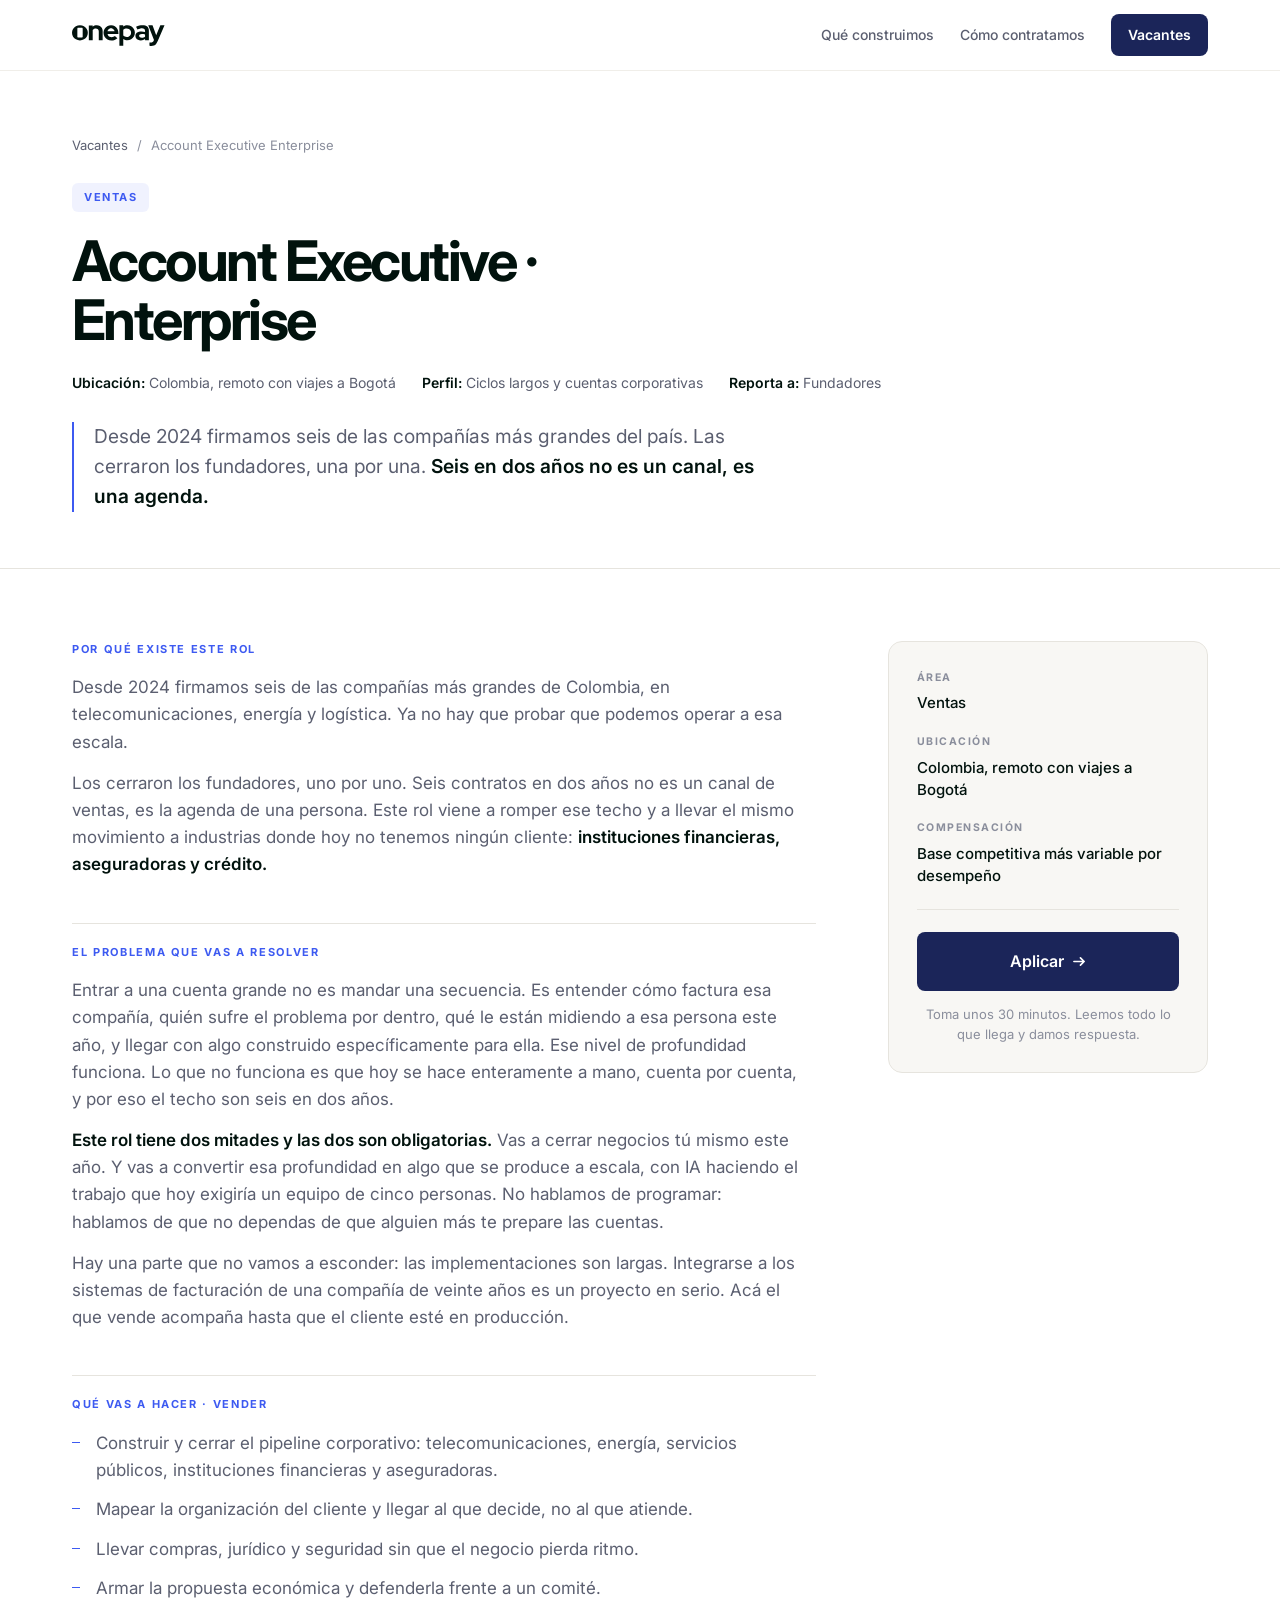
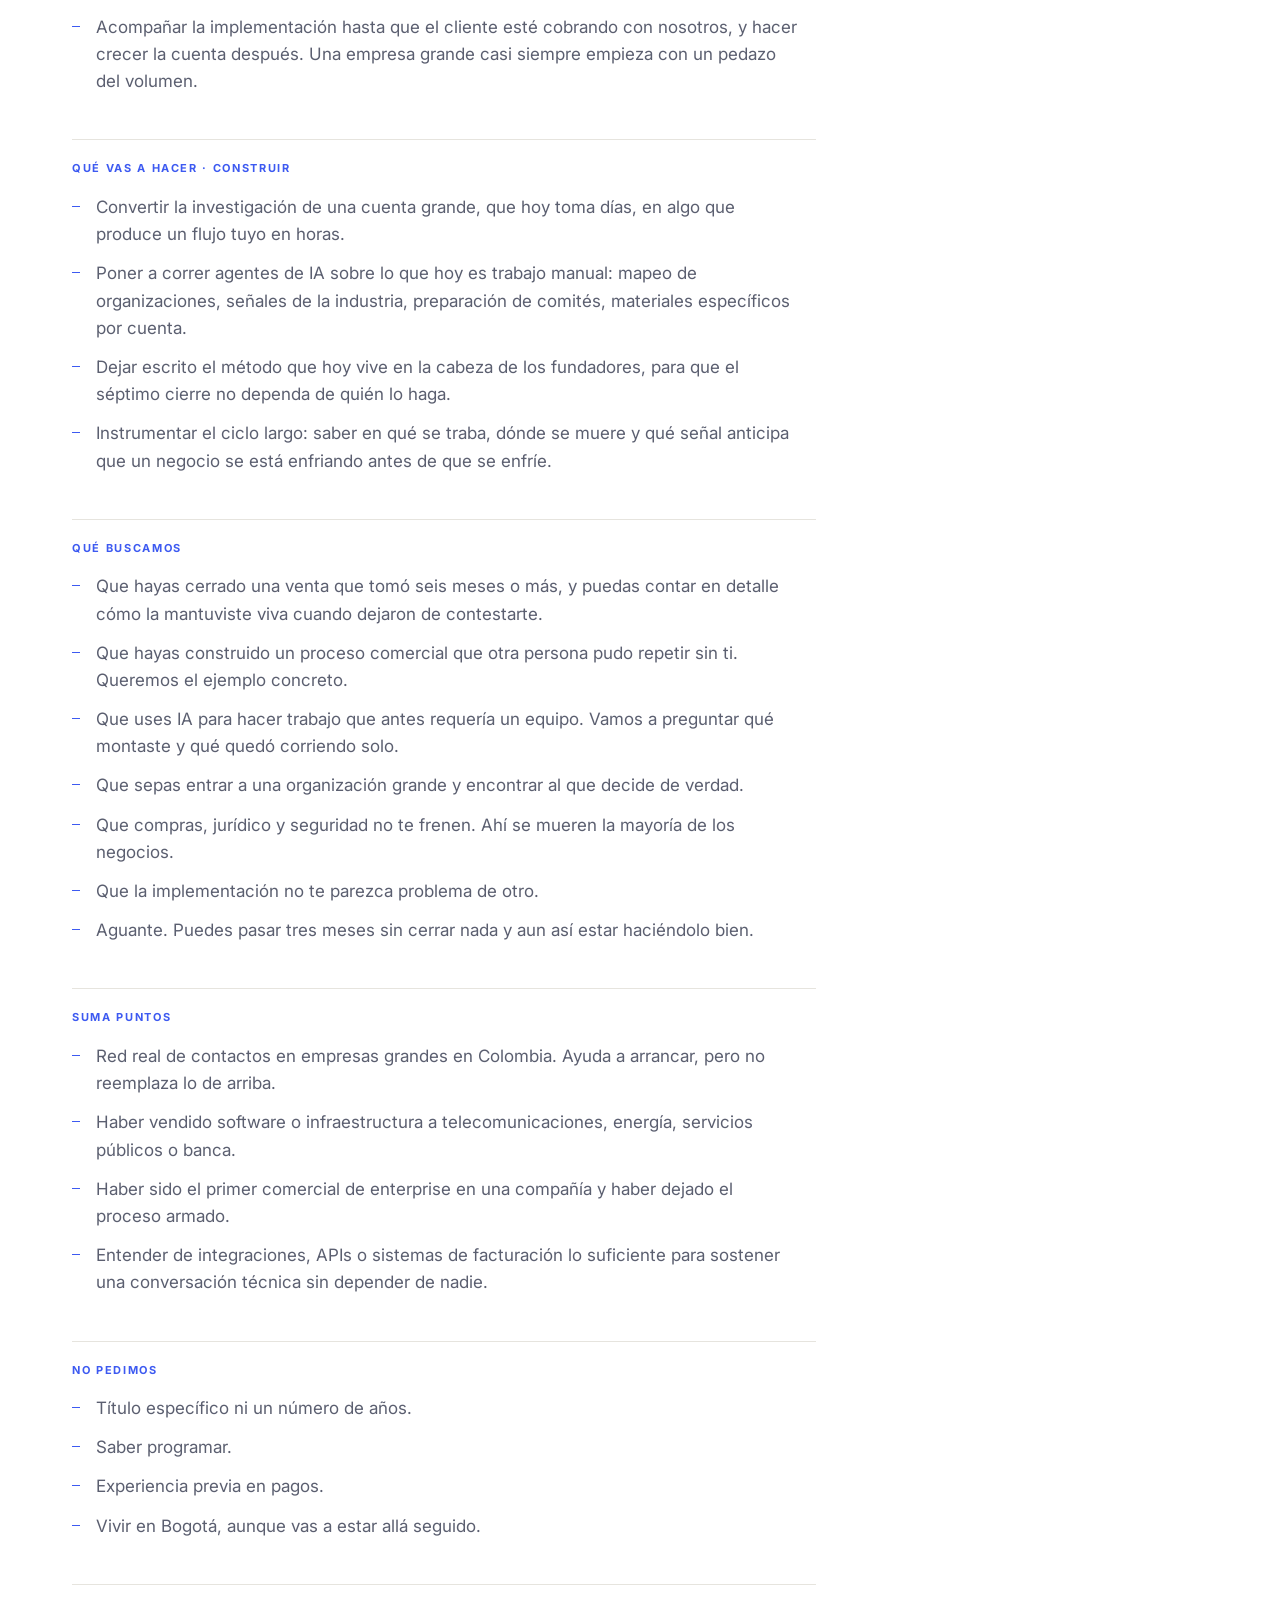
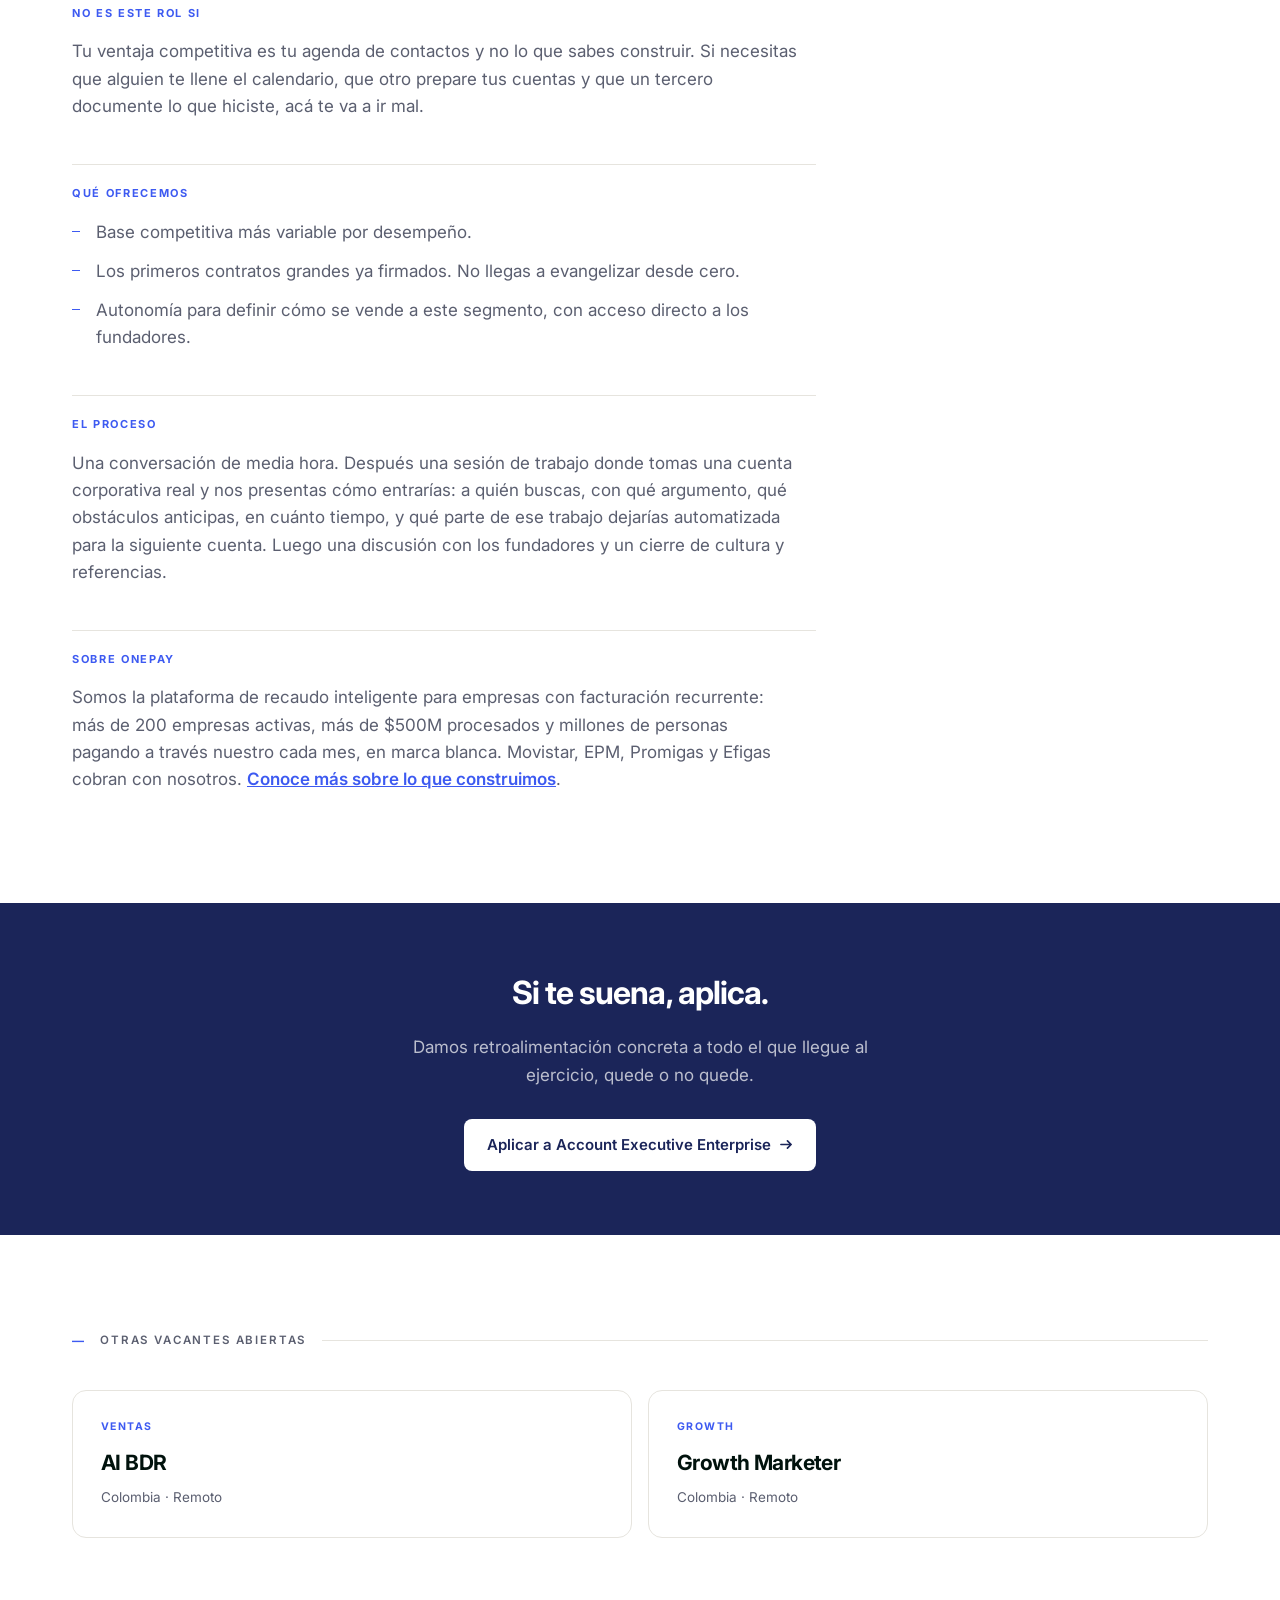
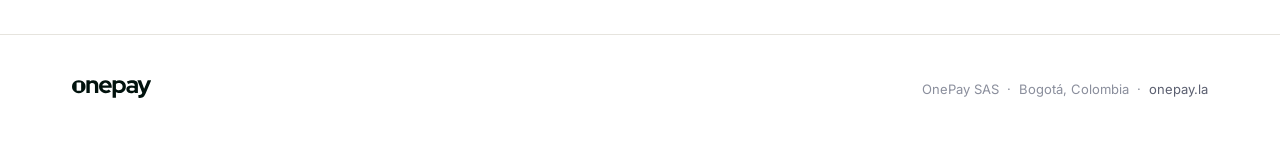
<file: enterprise.html>
<!DOCTYPE html>
<html lang="es">
<head>
<meta charset="utf-8">
<meta name="viewport" content="width=device-width,initial-scale=1">
<title>Account Executive &middot; Enterprise &middot; Trabaja en OnePay</title>
<meta name="theme-color" content="#1B2559">
<meta name="description" content="Cierra cuentas corporativas y construye el metodo para que dejen de depender de una sola persona. Colombia, remoto con viajes a Bogota.">
<meta property="og:title" content="Account Executive Enterprise · OnePay">
<meta property="og:description" content="Desde 2024 firmamos seis de las companias mas grandes del pais. Las cerraron los fundadores, una por una. Seis en dos anos no es un canal, es una agenda.">
<meta property="og:type" content="article">
<meta property="og:locale" content="es_CO">
<link rel="preconnect" href="https://fonts.googleapis.com">
<link rel="preconnect" href="https://fonts.gstatic.com" crossorigin>
<link href="https://fonts.googleapis.com/css2?family=Inter:wght@400;500;600;700&family=Instrument+Serif:ital@0;1&display=swap" rel="stylesheet">
<link rel="stylesheet" href="/style.css">
</head>
<body>
<div id="nav"></div>

<div class="jobhero"><div class="wrap">
<div class="crumb"><a href="/#vacantes">Vacantes</a> <span>/</span> <span>Account Executive Enterprise</span></div>
<div class="chip">Ventas</div>
<h1>Account Executive &middot; Enterprise</h1>
<div class="jobmeta"><span><b>Ubicación:</b> Colombia, remoto con viajes a Bogotá</span><span><b>Perfil:</b> Ciclos largos y cuentas corporativas</span><span><b>Reporta a:</b> Fundadores</span></div>
<p class="jobhook">Desde 2024 firmamos seis de las compañías más grandes del país. Las cerraron los fundadores, una por una. <b>Seis en dos años no es un canal, es una agenda.</b></p>
</div></div>

<div class="wrap"><div class="jlayout">
<article class="jd">
<h4>Por qué existe este rol</h4>
<p>Desde 2024 firmamos seis de las compañías más grandes de Colombia, en telecomunicaciones, energía y logística. Ya no hay que probar que podemos operar a esa escala.</p>
<p>Los cerraron los fundadores, uno por uno. Seis contratos en dos años no es un canal de ventas, es la agenda de una persona. Este rol viene a romper ese techo y a llevar el mismo movimiento a industrias donde hoy no tenemos ningún cliente: <strong>instituciones financieras, aseguradoras y crédito.</strong></p>
<h4>El problema que vas a resolver</h4>
<p>Entrar a una cuenta grande no es mandar una secuencia. Es entender cómo factura esa compañía, quién sufre el problema por dentro, qué le están midiendo a esa persona este año, y llegar con algo construido específicamente para ella. Ese nivel de profundidad funciona. Lo que no funciona es que hoy se hace enteramente a mano, cuenta por cuenta, y por eso el techo son seis en dos años.</p>
<p><strong>Este rol tiene dos mitades y las dos son obligatorias.</strong> Vas a cerrar negocios tú mismo este año. Y vas a convertir esa profundidad en algo que se produce a escala, con IA haciendo el trabajo que hoy exigiría un equipo de cinco personas. No hablamos de programar: hablamos de que no dependas de que alguien más te prepare las cuentas.</p>
<p>Hay una parte que no vamos a esconder: las implementaciones son largas. Integrarse a los sistemas de facturación de una compañía de veinte años es un proyecto en serio. Acá el que vende acompaña hasta que el cliente esté en producción.</p>
<h4>Qué vas a hacer &middot; vender</h4>
<ul>
<li>Construir y cerrar el pipeline corporativo: telecomunicaciones, energía, servicios públicos, instituciones financieras y aseguradoras.</li>
<li>Mapear la organización del cliente y llegar al que decide, no al que atiende.</li>
<li>Llevar compras, jurídico y seguridad sin que el negocio pierda ritmo.</li>
<li>Armar la propuesta económica y defenderla frente a un comité.</li>
<li>Acompañar la implementación hasta que el cliente esté cobrando con nosotros, y hacer crecer la cuenta después. Una empresa grande casi siempre empieza con un pedazo del volumen.</li>
</ul>
<h4>Qué vas a hacer &middot; construir</h4>
<ul>
<li>Convertir la investigación de una cuenta grande, que hoy toma días, en algo que produce un flujo tuyo en horas.</li>
<li>Poner a correr agentes de IA sobre lo que hoy es trabajo manual: mapeo de organizaciones, señales de la industria, preparación de comités, materiales específicos por cuenta.</li>
<li>Dejar escrito el método que hoy vive en la cabeza de los fundadores, para que el séptimo cierre no dependa de quién lo haga.</li>
<li>Instrumentar el ciclo largo: saber en qué se traba, dónde se muere y qué señal anticipa que un negocio se está enfriando antes de que se enfríe.</li>
</ul>
<h4>Qué buscamos</h4>
<ul>
<li>Que hayas cerrado una venta que tomó seis meses o más, y puedas contar en detalle cómo la mantuviste viva cuando dejaron de contestarte.</li>
<li>Que hayas construido un proceso comercial que otra persona pudo repetir sin ti. Queremos el ejemplo concreto.</li>
<li>Que uses IA para hacer trabajo que antes requería un equipo. Vamos a preguntar qué montaste y qué quedó corriendo solo.</li>
<li>Que sepas entrar a una organización grande y encontrar al que decide de verdad.</li>
<li>Que compras, jurídico y seguridad no te frenen. Ahí se mueren la mayoría de los negocios.</li>
<li>Que la implementación no te parezca problema de otro.</li>
<li>Aguante. Puedes pasar tres meses sin cerrar nada y aun así estar haciéndolo bien.</li>
</ul>
<h4>Suma puntos</h4>
<ul>
<li>Red real de contactos en empresas grandes en Colombia. Ayuda a arrancar, pero no reemplaza lo de arriba.</li>
<li>Haber vendido software o infraestructura a telecomunicaciones, energía, servicios públicos o banca.</li>
<li>Haber sido el primer comercial de enterprise en una compañía y haber dejado el proceso armado.</li>
<li>Entender de integraciones, APIs o sistemas de facturación lo suficiente para sostener una conversación técnica sin depender de nadie.</li>
</ul>
<h4>No pedimos</h4>
<ul>
<li>Título específico ni un número de años.</li>
<li>Saber programar.</li>
<li>Experiencia previa en pagos.</li>
<li>Vivir en Bogotá, aunque vas a estar allá seguido.</li>
</ul>
<h4>No es este rol si</h4>
<p>Tu ventaja competitiva es tu agenda de contactos y no lo que sabes construir. Si necesitas que alguien te llene el calendario, que otro prepare tus cuentas y que un tercero documente lo que hiciste, acá te va a ir mal.</p>
<h4>Qué ofrecemos</h4>
<ul>
<li>Base competitiva más variable por desempeño.</li>
<li>Los primeros contratos grandes ya firmados. No llegas a evangelizar desde cero.</li>
<li>Autonomía para definir cómo se vende a este segmento, con acceso directo a los fundadores.</li>
</ul>
<h4>El proceso</h4>
<p>Una conversación de media hora. Después una sesión de trabajo donde tomas una cuenta corporativa real y nos presentas cómo entrarías: a quién buscas, con qué argumento, qué obstáculos anticipas, en cuánto tiempo, y qué parte de ese trabajo dejarías automatizada para la siguiente cuenta. Luego una discusión con los fundadores y un cierre de cultura y referencias.</p>
<h4>Sobre OnePay</h4>
<p>Somos la plataforma de recaudo inteligente para empresas con facturación recurrente: más de 200 empresas activas, más de $500M procesados y millones de personas pagando a través nuestro cada mes, en marca blanca. Movistar, EPM, Promigas y Efigas cobran con nosotros. <a href="/#quehacemos" style="color:var(--blue);font-weight:600">Conoce más sobre lo que construimos</a>.</p>
</article>
<aside class="aside">
<div class="al">Área</div><div class="av">Ventas</div>
<div class="al">Ubicación</div><div class="av">Colombia, remoto con viajes a Bogotá</div>
<div class="al">Compensación</div><div class="av">Base competitiva más variable por desempeño</div>
<hr>
<a class="btn btn-primary btn-lg" href="https://tally.so/r/7R7JX0" target="_blank" rel="noopener">Aplicar <span class="ar"></span></a>
<div class="note">Toma unos 30 minutos. Leemos todo lo que llega y damos respuesta.</div>
</aside>
</div></div>

<div class="applybar"><div class="wrap">
<h3>Si te suena, aplica.</h3>
<p>Damos retroalimentación concreta a todo el que llegue al ejercicio, quede o no quede.</p>
<a class="btn" href="https://tally.so/r/7R7JX0" target="_blank" rel="noopener">Aplicar a Account Executive Enterprise <span class="ar"></span></a>
</div></div>

<section><div class="wrap">
<div class="shead"><span class="snum num">&mdash;</span><span class="slab">Otras vacantes abiertas</span><span class="srule"></span></div>
<div class="others"><a class="ocard" href="/aibdr"><div class="oa">Ventas</div><div class="ot">AI BDR</div><div class="ol">Colombia &middot; Remoto</div></a><a class="ocard" href="/growth"><div class="oa">Growth</div><div class="ot">Growth Marketer</div><div class="ol">Colombia &middot; Remoto</div></a></div>
</div></section>

<div id="foot"></div>
<script src="/app.js"></script>
</body>
</html>
</file>
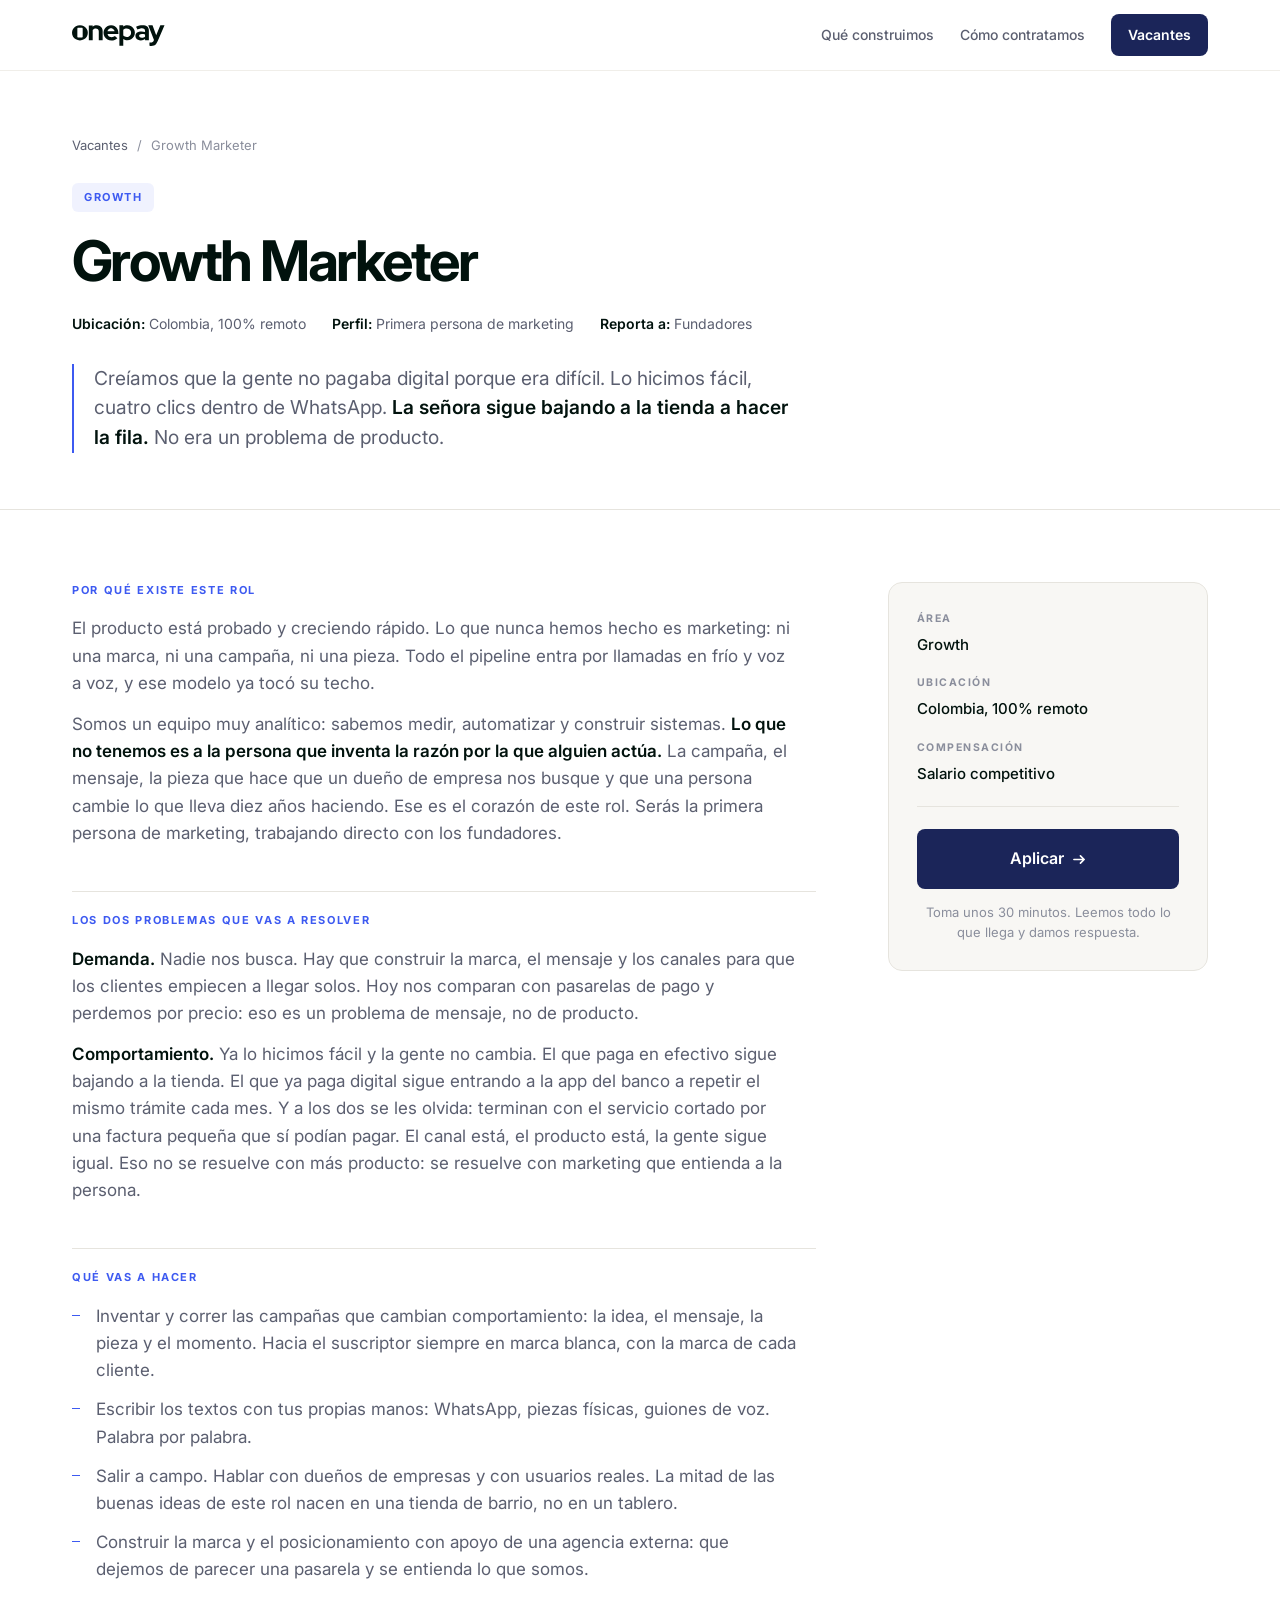
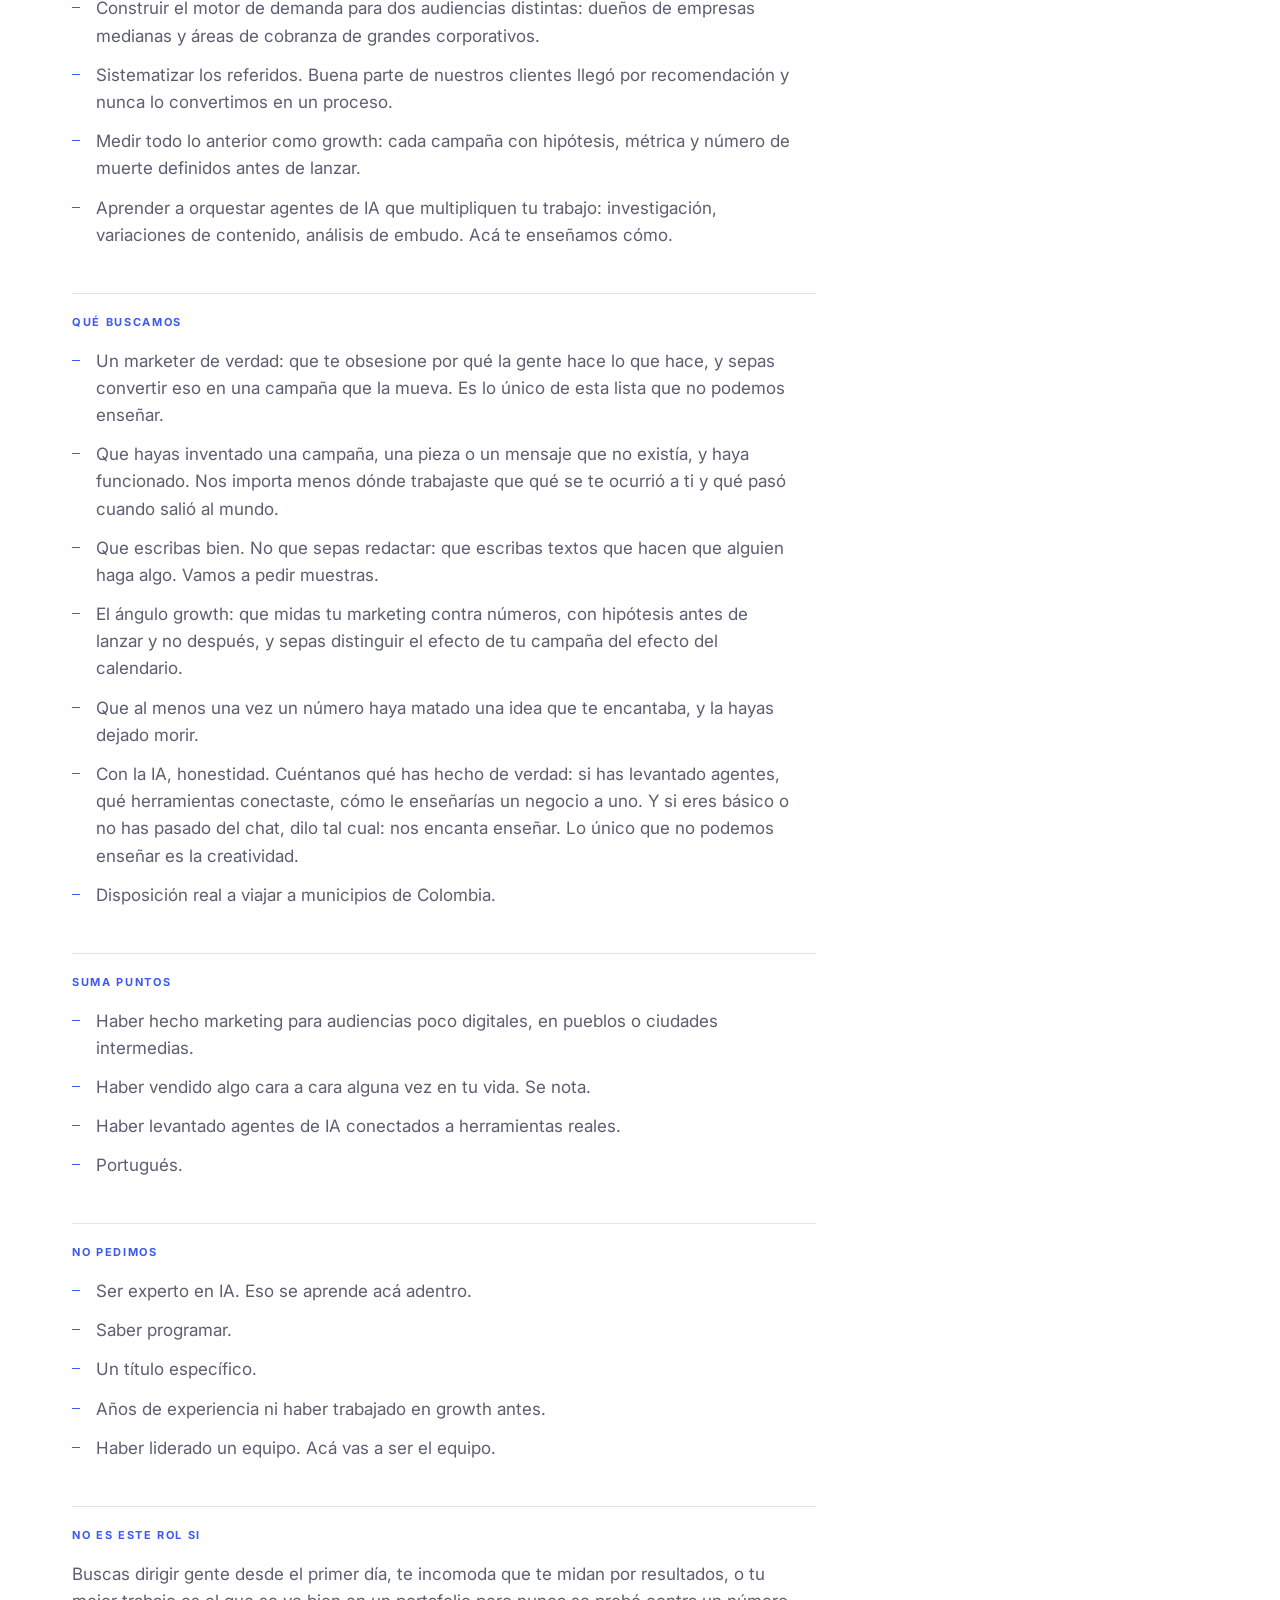
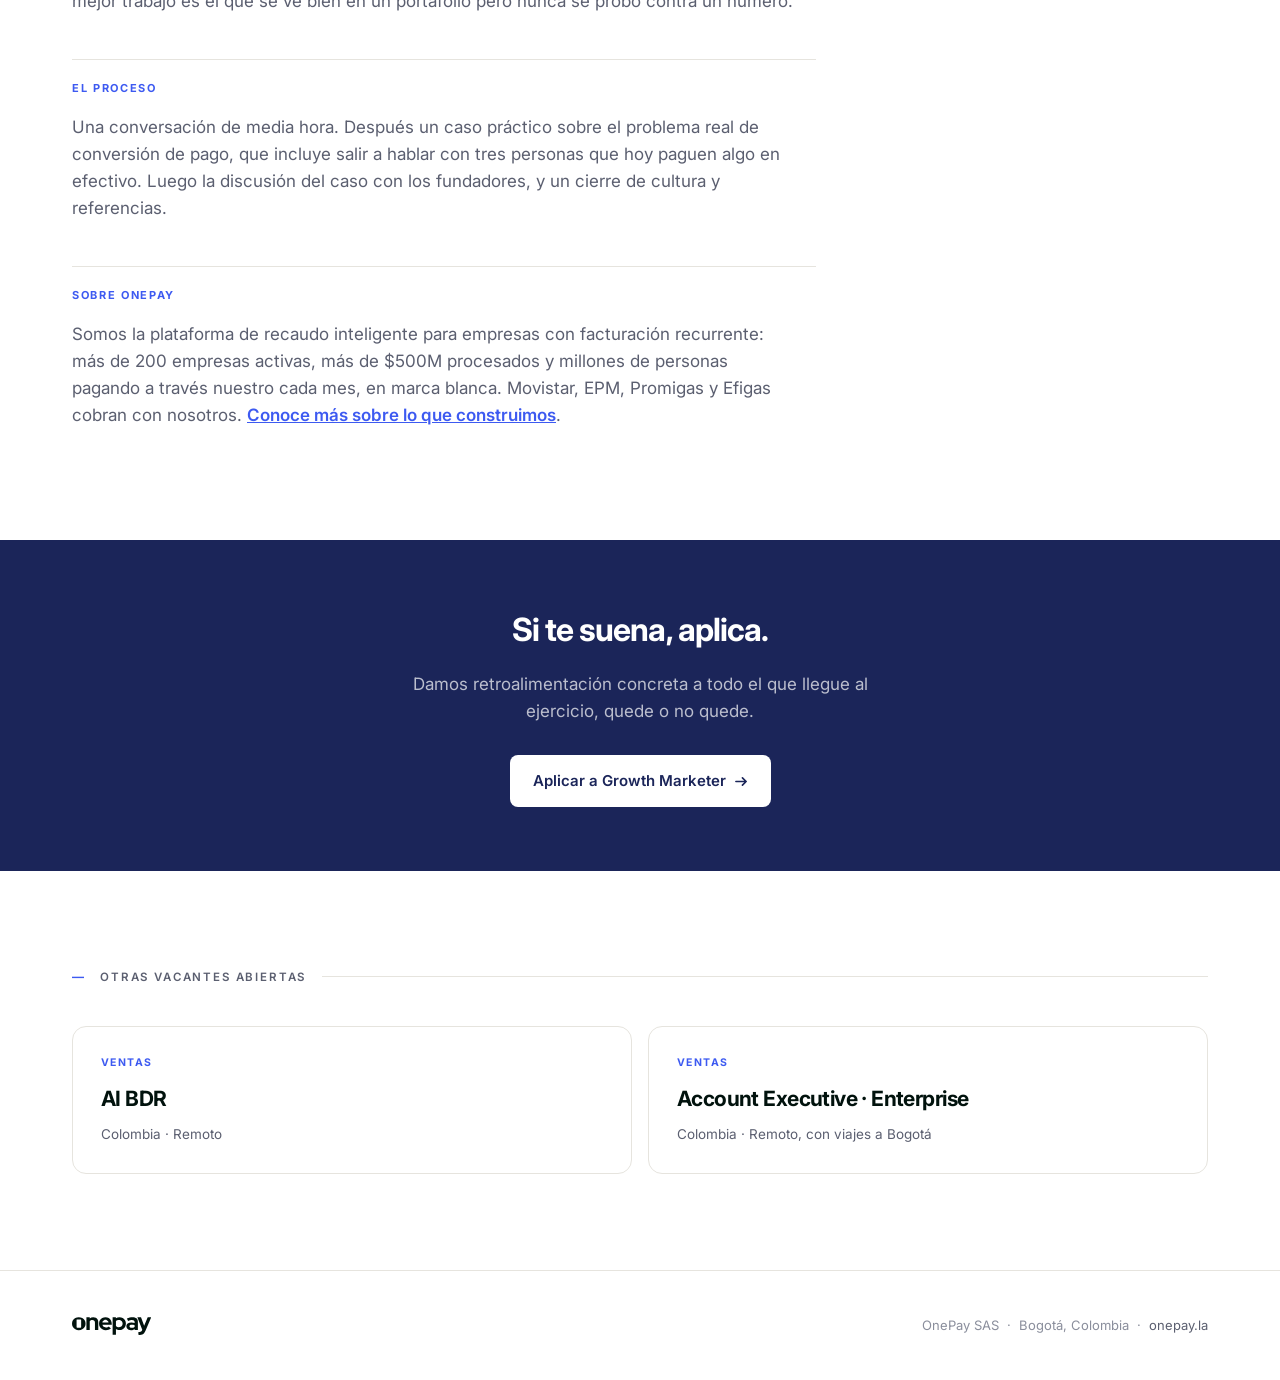
<file: growth.html>
<!DOCTYPE html>
<html lang="es">
<head>
<meta charset="utf-8">
<meta name="viewport" content="width=device-width,initial-scale=1">
<title>Growth Marketer &middot; Trabaja en OnePay</title>
<meta name="theme-color" content="#1B2559">
<meta name="description" content="La primera persona de marketing de OnePay. Inventa las campanas que cambian comportamiento y las mide contra numeros. Colombia, remoto.">
<meta property="og:title" content="Growth Marketer · OnePay">
<meta property="og:description" content="Creiamos que la gente no pagaba digital porque era dificil. Lo hicimos facil, cuatro clics dentro de WhatsApp. La senora sigue bajando a la tienda a hacer la fila.">
<meta property="og:type" content="article">
<meta property="og:locale" content="es_CO">
<link rel="preconnect" href="https://fonts.googleapis.com">
<link rel="preconnect" href="https://fonts.gstatic.com" crossorigin>
<link href="https://fonts.googleapis.com/css2?family=Inter:wght@400;500;600;700&family=Instrument+Serif:ital@0;1&display=swap" rel="stylesheet">
<link rel="stylesheet" href="/style.css">
</head>
<body>
<div id="nav"></div>

<div class="jobhero"><div class="wrap">
<div class="crumb"><a href="/#vacantes">Vacantes</a> <span>/</span> <span>Growth Marketer</span></div>
<div class="chip">Growth</div>
<h1>Growth Marketer</h1>
<div class="jobmeta"><span><b>Ubicación:</b> Colombia, 100% remoto</span><span><b>Perfil:</b> Primera persona de marketing</span><span><b>Reporta a:</b> Fundadores</span></div>
<p class="jobhook">Creíamos que la gente no pagaba digital porque era difícil. Lo hicimos fácil, cuatro clics dentro de WhatsApp. <b>La señora sigue bajando a la tienda a hacer la fila.</b> No era un problema de producto.</p>
</div></div>

<div class="wrap"><div class="jlayout">
<article class="jd">
<h4>Por qué existe este rol</h4>
<p>El producto está probado y creciendo rápido. Lo que nunca hemos hecho es marketing: ni una marca, ni una campaña, ni una pieza. Todo el pipeline entra por llamadas en frío y voz a voz, y ese modelo ya tocó su techo.</p>
<p>Somos un equipo muy analítico: sabemos medir, automatizar y construir sistemas. <strong>Lo que no tenemos es a la persona que inventa la razón por la que alguien actúa.</strong> La campaña, el mensaje, la pieza que hace que un dueño de empresa nos busque y que una persona cambie lo que lleva diez años haciendo. Ese es el corazón de este rol. Serás la primera persona de marketing, trabajando directo con los fundadores.</p>
<h4>Los dos problemas que vas a resolver</h4>
<p><strong>Demanda.</strong> Nadie nos busca. Hay que construir la marca, el mensaje y los canales para que los clientes empiecen a llegar solos. Hoy nos comparan con pasarelas de pago y perdemos por precio: eso es un problema de mensaje, no de producto.</p>
<p><strong>Comportamiento.</strong> Ya lo hicimos fácil y la gente no cambia. El que paga en efectivo sigue bajando a la tienda. El que ya paga digital sigue entrando a la app del banco a repetir el mismo trámite cada mes. Y a los dos se les olvida: terminan con el servicio cortado por una factura pequeña que sí podían pagar. El canal está, el producto está, la gente sigue igual. Eso no se resuelve con más producto: se resuelve con marketing que entienda a la persona.</p>
<h4>Qué vas a hacer</h4>
<ul>
<li>Inventar y correr las campañas que cambian comportamiento: la idea, el mensaje, la pieza y el momento. Hacia el suscriptor siempre en marca blanca, con la marca de cada cliente.</li>
<li>Escribir los textos con tus propias manos: WhatsApp, piezas físicas, guiones de voz. Palabra por palabra.</li>
<li>Salir a campo. Hablar con dueños de empresas y con usuarios reales. La mitad de las buenas ideas de este rol nacen en una tienda de barrio, no en un tablero.</li>
<li>Construir la marca y el posicionamiento con apoyo de una agencia externa: que dejemos de parecer una pasarela y se entienda lo que somos.</li>
<li>Construir el motor de demanda para dos audiencias distintas: dueños de empresas medianas y áreas de cobranza de grandes corporativos.</li>
<li>Sistematizar los referidos. Buena parte de nuestros clientes llegó por recomendación y nunca lo convertimos en un proceso.</li>
<li>Medir todo lo anterior como growth: cada campaña con hipótesis, métrica y número de muerte definidos antes de lanzar.</li>
<li>Aprender a orquestar agentes de IA que multipliquen tu trabajo: investigación, variaciones de contenido, análisis de embudo. Acá te enseñamos cómo.</li>
</ul>
<h4>Qué buscamos</h4>
<ul>
<li>Un marketer de verdad: que te obsesione por qué la gente hace lo que hace, y sepas convertir eso en una campaña que la mueva. Es lo único de esta lista que no podemos enseñar.</li>
<li>Que hayas inventado una campaña, una pieza o un mensaje que no existía, y haya funcionado. Nos importa menos dónde trabajaste que qué se te ocurrió a ti y qué pasó cuando salió al mundo.</li>
<li>Que escribas bien. No que sepas redactar: que escribas textos que hacen que alguien haga algo. Vamos a pedir muestras.</li>
<li>El ángulo growth: que midas tu marketing contra números, con hipótesis antes de lanzar y no después, y sepas distinguir el efecto de tu campaña del efecto del calendario.</li>
<li>Que al menos una vez un número haya matado una idea que te encantaba, y la hayas dejado morir.</li>
<li>Con la IA, honestidad. Cuéntanos qué has hecho de verdad: si has levantado agentes, qué herramientas conectaste, cómo le enseñarías un negocio a uno. Y si eres básico o no has pasado del chat, dilo tal cual: nos encanta enseñar. Lo único que no podemos enseñar es la creatividad.</li>
<li>Disposición real a viajar a municipios de Colombia.</li>
</ul>
<h4>Suma puntos</h4>
<ul>
<li>Haber hecho marketing para audiencias poco digitales, en pueblos o ciudades intermedias.</li>
<li>Haber vendido algo cara a cara alguna vez en tu vida. Se nota.</li>
<li>Haber levantado agentes de IA conectados a herramientas reales.</li>
<li>Portugués.</li>
</ul>
<h4>No pedimos</h4>
<ul>
<li>Ser experto en IA. Eso se aprende acá adentro.</li>
<li>Saber programar.</li>
<li>Un título específico.</li>
<li>Años de experiencia ni haber trabajado en growth antes.</li>
<li>Haber liderado un equipo. Acá vas a ser el equipo.</li>
</ul>
<h4>No es este rol si</h4>
<p>Buscas dirigir gente desde el primer día, te incomoda que te midan por resultados, o tu mejor trabajo es el que se ve bien en un portafolio pero nunca se probó contra un número.</p>
<h4>El proceso</h4>
<p>Una conversación de media hora. Después un caso práctico sobre el problema real de conversión de pago, que incluye salir a hablar con tres personas que hoy paguen algo en efectivo. Luego la discusión del caso con los fundadores, y un cierre de cultura y referencias.</p>
<h4>Sobre OnePay</h4>
<p>Somos la plataforma de recaudo inteligente para empresas con facturación recurrente: más de 200 empresas activas, más de $500M procesados y millones de personas pagando a través nuestro cada mes, en marca blanca. Movistar, EPM, Promigas y Efigas cobran con nosotros. <a href="/#quehacemos" style="color:var(--blue);font-weight:600">Conoce más sobre lo que construimos</a>.</p>
</article>
<aside class="aside">
<div class="al">Área</div><div class="av">Growth</div>
<div class="al">Ubicación</div><div class="av">Colombia, 100% remoto</div>
<div class="al">Compensación</div><div class="av">Salario competitivo</div>
<hr>
<a class="btn btn-primary btn-lg" href="https://tally.so/r/VLWZql" target="_blank" rel="noopener">Aplicar <span class="ar"></span></a>
<div class="note">Toma unos 30 minutos. Leemos todo lo que llega y damos respuesta.</div>
</aside>
</div></div>

<div class="applybar"><div class="wrap">
<h3>Si te suena, aplica.</h3>
<p>Damos retroalimentación concreta a todo el que llegue al ejercicio, quede o no quede.</p>
<a class="btn" href="https://tally.so/r/VLWZql" target="_blank" rel="noopener">Aplicar a Growth Marketer <span class="ar"></span></a>
</div></div>

<section><div class="wrap">
<div class="shead"><span class="snum num">&mdash;</span><span class="slab">Otras vacantes abiertas</span><span class="srule"></span></div>
<div class="others"><a class="ocard" href="/aibdr"><div class="oa">Ventas</div><div class="ot">AI BDR</div><div class="ol">Colombia &middot; Remoto</div></a><a class="ocard" href="/enterprise"><div class="oa">Ventas</div><div class="ot">Account Executive &middot; Enterprise</div><div class="ol">Colombia &middot; Remoto, con viajes a Bogotá</div></a></div>
</div></section>

<div id="foot"></div>
<script src="/app.js"></script>
</body>
</html>
</file>
<file: style.css>
:root{--ink:#01120D;--navy:#1B2559;--blue:#3D5AF1;--blue-l:#8DA0FF;--paper:#F8F7F4;--line:#E6E4DE;--line-s:#F0EEE9;--gray:#5B5F70;--gray-l:#8A8E9C;--maxw:1200px;--gut:32px}
*{box-sizing:border-box;margin:0;padding:0}
html{scroll-behavior:smooth}
body{font-family:'Inter',-apple-system,sans-serif;background:#fff;color:var(--ink);font-size:17px;line-height:1.6;-webkit-font-smoothing:antialiased}
::selection{background:var(--blue);color:#fff}
a{color:inherit}
:focus-visible{outline:2px solid var(--blue);outline-offset:3px}
.wrap{max-width:var(--maxw);margin:0 auto;padding:0 var(--gut)}
.tight{max-width:780px}
.num{font-variant-numeric:tabular-nums}
nav{position:sticky;top:0;z-index:60;background:rgba(255,255,255,.94);backdrop-filter:blur(10px);border-bottom:1px solid var(--line-s)}
nav .wrap{display:flex;align-items:center;justify-content:space-between;height:70px}
.brand{display:flex;align-items:center;color:var(--ink);text-decoration:none}
.brand svg{height:21px;width:auto;display:block}
.navr{display:flex;align-items:center;gap:26px}
.navlink{font-size:14px;font-weight:500;color:var(--gray);text-decoration:none}
.navlink:hover{color:var(--ink)}
.navcta{font-size:14px;font-weight:600;text-decoration:none;color:#fff;background:var(--navy);padding:10px 17px;border-radius:8px;transition:background .18s}
.navcta:hover{background:var(--blue)}
.btn{display:inline-flex;align-items:center;gap:9px;text-decoration:none;font-weight:600;font-size:15px;padding:13px 22px;border-radius:8px;transition:all .18s;border:1px solid transparent;cursor:pointer;font-family:inherit}
.btn svg{width:13px;height:13px;flex-shrink:0;transition:transform .18s}
.btn-primary{background:var(--navy);color:#fff}
.btn-primary:hover{background:var(--blue)}
.btn-primary:hover svg{transform:translateX(3px)}
.btn-ghost{background:#fff;color:var(--ink);border-color:var(--line)}
.btn-ghost:hover{border-color:var(--ink)}
.btn-lg{padding:16px 26px;font-size:16px;width:100%;justify-content:center}
header{padding:96px 0 84px;border-bottom:1px solid var(--line-s)}
.herogrid{display:grid;grid-template-columns:1.12fr .88fr;gap:56px;align-items:center}
.eyebrow{display:flex;align-items:center;gap:12px;font-size:11.5px;font-weight:600;letter-spacing:.16em;text-transform:uppercase;color:var(--blue);margin-bottom:28px}
.eyebrow:before{content:"";width:26px;height:1px;background:var(--blue)}
h1{font-size:clamp(40px,5.2vw,64px);line-height:1.04;letter-spacing:-.045em;font-weight:700;max-width:16ch}
h1 em{font-family:'Instrument Serif',Georgia,serif;font-style:italic;font-weight:400;letter-spacing:-.015em}
.lede{margin-top:26px;font-size:clamp(16.5px,1.35vw,19px);color:var(--gray);max-width:52ch}
.herobtns{margin-top:34px;display:flex;gap:11px;flex-wrap:wrap}
.areas{margin-top:38px;padding-top:24px;border-top:1px solid var(--line-s);font-size:13px;color:var(--gray-l)}
.areas b{font-weight:500;color:var(--gray)}
.rails{width:100%;max-width:520px;margin-left:auto;display:block}
.rails .rail{fill:none;stroke:var(--line);stroke-width:1.2}
.rails .flow{fill:none;stroke:var(--blue);stroke-width:1.6;stroke-dasharray:3 13;stroke-linecap:round;opacity:.7;animation:flow 2.6s linear infinite}
.rails .flow:nth-of-type(2){animation-delay:-.5s}
.rails .flow:nth-of-type(3){animation-delay:-1.1s}
.rails .flow:nth-of-type(4){animation-delay:-1.7s}
.rails .flow:nth-of-type(5){animation-delay:-2.2s}
@keyframes flow{to{stroke-dashoffset:-160}}
.rails .hub{fill:var(--navy)}
.rails .mk{fill:#fff}
.rails .ring{fill:none;stroke:var(--line);stroke-width:1}
.stats{background:var(--navy);color:#fff;position:relative;overflow:hidden}
.stats .mark{position:absolute;right:2%;bottom:-78px;width:260px;opacity:.05}
.stats .grid{display:grid;grid-template-columns:repeat(4,1fr);position:relative;z-index:1}
.stats .cell{padding:44px 26px;border-left:1px solid rgba(255,255,255,.11)}
.stats .cell:first-child{border-left:0;padding-left:0}
.stats .n{font-size:clamp(26px,2.8vw,38px);font-weight:700;letter-spacing:-.035em;line-height:1}
.stats .l{margin-top:11px;font-size:11px;letter-spacing:.13em;text-transform:uppercase;color:var(--blue-l);line-height:1.45}
section{padding:96px 0}
.paper{background:var(--paper);border-top:1px solid var(--line);border-bottom:1px solid var(--line)}
.shead{display:flex;align-items:center;gap:16px;margin-bottom:36px}
.snum{font-size:12px;font-weight:700;color:var(--blue)}
.slab{font-size:11.5px;font-weight:600;letter-spacing:.16em;text-transform:uppercase;color:var(--gray)}
.srule{flex:1;height:1px;background:var(--line)}
h2{font-size:clamp(28px,3.4vw,42px);line-height:1.12;letter-spacing:-.038em;font-weight:700;max-width:19ch}
h2 em{font-family:'Instrument Serif',Georgia,serif;font-style:italic;font-weight:400}
.body p{margin-top:22px;color:var(--gray);max-width:64ch}
.body p strong{color:var(--ink);font-weight:600}
.qgrid{display:grid;grid-template-columns:repeat(2,1fr);gap:0 56px;margin-top:56px}
.qi{padding:30px 0;border-top:1px solid var(--line)}
.qi .qn{font-size:11px;font-weight:700;letter-spacing:.14em;color:var(--blue);margin-bottom:14px}
.qi .qt{font-weight:700;font-size:19px;letter-spacing:-.022em;margin-bottom:10px}
.qi p{font-size:15.5px;color:var(--gray);max-width:44ch}
.hard{list-style:none;margin-top:12px}
.hard li{display:grid;grid-template-columns:52px 1fr;gap:24px;padding:26px 0;border-top:1px solid var(--line)}
.hard li:last-child{border-bottom:1px solid var(--line)}
.hard .hn{font-size:12px;font-weight:700;color:var(--blue);padding-top:5px}
.hard b{display:block;font-weight:600;font-size:18px;letter-spacing:-.02em;margin-bottom:7px}
.hard span.t{color:var(--gray);font-size:16px;max-width:62ch;display:block}
.principio{margin-top:48px;background:var(--navy);color:#fff;border-radius:14px;padding:34px 38px;max-width:720px;position:relative;overflow:hidden}
.principio .mark{position:absolute;right:-26px;top:-26px;width:150px;opacity:.07}
.principio .pl{font-size:11px;font-weight:600;letter-spacing:.15em;text-transform:uppercase;color:var(--blue-l);margin-bottom:12px}
.principio p{font-size:16.5px;color:rgba(255,255,255,.86);max-width:58ch;position:relative}
.dgrid{display:grid;grid-template-columns:repeat(2,1fr);gap:0 56px;margin-top:56px}
.di{padding:32px 0;border-top:1px solid var(--line)}
.di .dn{font-family:'Instrument Serif',Georgia,serif;font-size:34px;line-height:1;color:var(--blue);opacity:.55;margin-bottom:14px}
.di .dt{font-weight:700;font-size:19px;letter-spacing:-.022em;margin-bottom:9px}
.di p{font-size:15.5px;color:var(--gray);max-width:46ch}
.pull{margin-top:56px;padding-top:36px;border-top:1px solid var(--line);font-family:'Instrument Serif',Georgia,serif;font-style:italic;font-size:clamp(21px,2.2vw,28px);line-height:1.35;max-width:32ch}
.pull span{color:var(--gray-l)}
.rhead{display:grid;grid-template-columns:44px 1fr 150px 230px 40px;gap:20px;padding:0 0 14px;font-size:10.5px;font-weight:600;letter-spacing:.15em;text-transform:uppercase;color:var(--gray-l);border-bottom:1px solid var(--line)}
.rowlink{display:grid;grid-template-columns:44px 1fr 150px 230px 40px;gap:20px;align-items:start;padding:30px 0;border-bottom:1px solid var(--line);text-decoration:none}
.rowlink:hover .rt{color:var(--blue)}
.rowlink:hover .go{background:var(--navy);border-color:var(--navy)}
.rowlink:hover .go svg path{stroke:#fff}
.rnum{font-size:12px;font-weight:700;color:var(--blue);padding-top:7px}
.rt{display:block;font-size:clamp(21px,2.3vw,27px);font-weight:700;letter-spacing:-.032em;line-height:1.15;transition:color .18s}
.rhook{display:block;margin-top:12px;font-size:16px;color:var(--gray);max-width:56ch;line-height:1.55}
.rhook b{color:var(--ink);font-weight:600}
.rarea{display:block;font-size:12px;font-weight:600;padding-top:8px}
.rloc{display:block;font-size:13.5px;color:var(--gray);padding-top:7px;line-height:1.5}
.go{width:38px;height:38px;border-radius:50%;border:1px solid var(--line);display:flex;align-items:center;justify-content:center;transition:all .22s;margin-top:2px}
.go svg{width:13px;height:13px}
.spont{margin-top:64px;background:#fff;border:1px solid var(--line);border-radius:16px;padding:40px;display:flex;gap:32px;align-items:center;justify-content:space-between;flex-wrap:wrap}
.spont .st{font-weight:700;font-size:21px;letter-spacing:-.028em;margin-bottom:8px}
.spont p{color:var(--gray);font-size:16px;max-width:52ch}
.how{display:grid;grid-template-columns:repeat(4,1fr);margin-top:52px;border-top:1px solid var(--line)}
.howcell{padding:32px 26px 8px;border-right:1px solid var(--line)}
.howcell:last-child{border-right:0}
.howcell:first-child{padding-left:0}
.howcell .hn{font-size:11px;font-weight:700;color:var(--blue);letter-spacing:.13em;margin-bottom:14px}
.howcell .ht{font-weight:600;font-size:17px;margin-bottom:9px;letter-spacing:-.02em;line-height:1.3}
.howcell p{font-size:15px;color:var(--gray);line-height:1.6}
.closing{background:var(--navy);color:#fff;padding:110px 0;position:relative;overflow:hidden}
.closing .mark{position:absolute;left:50%;top:50%;transform:translate(-50%,-50%);width:420px;opacity:.05}
.closing .inner{position:relative;z-index:1;text-align:center}
.closing h2{color:#fff;margin:0 auto;max-width:20ch;font-family:'Instrument Serif',Georgia,serif;font-style:italic;font-weight:400;font-size:clamp(30px,4vw,50px);line-height:1.14}
.closing p{color:rgba(255,255,255,.72);margin:22px auto 0;max-width:46ch}
.closing .btn-primary{background:#fff;color:var(--navy);margin-top:38px}
.closing .btn-primary:hover{background:var(--blue);color:#fff}
footer{padding:44px 0;border-top:1px solid var(--line)}
footer .wrap{display:flex;justify-content:space-between;align-items:center;gap:22px;flex-wrap:wrap}
footer .brand svg{height:18px}
footer .meta{font-size:13px;color:var(--gray-l)}
footer a{color:var(--gray);text-decoration:none}
footer a:hover{color:var(--blue)}
.crumb{display:flex;align-items:center;gap:9px;font-size:13px;color:var(--gray-l);margin-bottom:26px}
.crumb a{text-decoration:none;color:var(--gray)}
.crumb a:hover{color:var(--blue)}
.jobhero{padding:64px 0 56px;border-bottom:1px solid var(--line)}
.chip{display:inline-block;font-size:11px;font-weight:700;letter-spacing:.14em;text-transform:uppercase;color:var(--blue);background:rgba(61,90,241,.08);padding:6px 12px;border-radius:6px;margin-bottom:20px}
.jobhero h1{font-size:clamp(34px,4.6vw,56px);max-width:18ch;line-height:1.05}
.jobmeta{margin-top:22px;display:flex;gap:26px;flex-wrap:wrap;font-size:14px;color:var(--gray)}
.jobmeta b{font-weight:600;color:var(--ink)}
.jobhook{margin-top:28px;font-size:clamp(17px,1.5vw,20px);color:var(--gray);max-width:60ch;line-height:1.55;padding-left:20px;border-left:2px solid var(--blue)}
.jobhook b{color:var(--ink);font-weight:600}
.jlayout{display:grid;grid-template-columns:1fr 320px;gap:72px;align-items:start;padding:72px 0 96px}
.jd h4{font-size:11px;font-weight:700;letter-spacing:.15em;text-transform:uppercase;color:var(--blue);margin:44px 0 16px;padding-top:20px;border-top:1px solid var(--line)}
.jd h4:first-child{margin-top:0;padding-top:0;border-top:0}
.jd p{color:var(--gray);max-width:66ch;margin-bottom:14px}
.jd p strong{color:var(--ink);font-weight:600}
.jd ul{list-style:none;max-width:66ch}
.jd li{position:relative;padding-left:24px;margin-bottom:12px;color:var(--gray)}
.jd li:before{content:"";position:absolute;left:0;top:12px;width:8px;height:1px;background:var(--blue)}
.aside{position:sticky;top:96px;background:var(--paper);border:1px solid var(--line);border-radius:14px;padding:28px}
.aside .al{font-size:10.5px;font-weight:700;letter-spacing:.14em;text-transform:uppercase;color:var(--gray-l);margin-bottom:6px}
.aside .av{font-size:15px;font-weight:500;margin-bottom:20px;line-height:1.45}
.aside .note{font-size:13px;color:var(--gray-l);margin-top:14px;line-height:1.5;text-align:center}
.aside hr{border:0;border-top:1px solid var(--line);margin:22px 0}
.applybar{background:var(--navy);color:#fff;padding:64px 0;text-align:center}
.applybar h3{font-size:clamp(24px,2.6vw,32px);font-weight:700;letter-spacing:-.03em;max-width:22ch;margin:0 auto}
.applybar p{color:rgba(255,255,255,.7);margin:16px auto 0;max-width:44ch}
.applybar .btn{background:#fff;color:var(--navy);margin-top:30px}
.applybar .btn:hover{background:var(--blue);color:#fff}
.others{display:grid;grid-template-columns:repeat(2,1fr);gap:16px;margin-top:40px}
.ocard{border:1px solid var(--line);border-radius:14px;padding:28px;text-decoration:none;transition:all .2s;display:block}
.ocard:hover{border-color:var(--ink);transform:translateY(-2px)}
.ocard .oa{font-size:10.5px;font-weight:700;letter-spacing:.14em;text-transform:uppercase;color:var(--blue);margin-bottom:10px}
.ocard .ot{font-size:21px;font-weight:700;letter-spacing:-.028em;margin-bottom:8px}
.ocard .ol{font-size:13.5px;color:var(--gray)}
.rv{opacity:0;transform:translateY(14px);transition:opacity .7s,transform .7s}
.rv.in{opacity:1;transform:none}
@media(prefers-reduced-motion:reduce){.rv{opacity:1;transform:none}.rails .flow{animation:none}}
@media(max-width:1040px){.herogrid{grid-template-columns:1fr;gap:48px}.rails{max-width:440px;margin:0}.rhead{display:none}.rowlink{grid-template-columns:36px 1fr 40px}.rarea,.rloc{display:none}.how{grid-template-columns:repeat(2,1fr)}.howcell:nth-child(2){border-right:0}.howcell:nth-child(3){padding-left:0;border-top:1px solid var(--line)}.howcell:nth-child(4){border-top:1px solid var(--line)}.jlayout{grid-template-columns:1fr;gap:44px;padding:52px 0 72px}.aside{position:static;order:-1}}
@media(max-width:860px){.stats .grid{grid-template-columns:repeat(2,1fr)}.stats .cell{padding:30px 20px}.stats .cell:nth-child(3){border-left:0;padding-left:0}.stats .cell:nth-child(n+3){border-top:1px solid rgba(255,255,255,.11)}.qgrid,.dgrid,.others{grid-template-columns:1fr}}
@media(max-width:640px){:root{--gut:22px}body{font-size:16px}header{padding:64px 0 56px}section{padding:66px 0}.navr{gap:14px}.navlink{display:none}.hard li{grid-template-columns:1fr;gap:8px}.hard .hn{padding-top:0}.how{grid-template-columns:1fr}.howcell{border-right:0;padding-left:0;border-top:1px solid var(--line)}.howcell:first-child{border-top:0}.principio{padding:28px 24px}.spont{padding:30px 24px}.closing{padding:78px 0}.jobhero{padding:44px 0 42px}}
</file>
